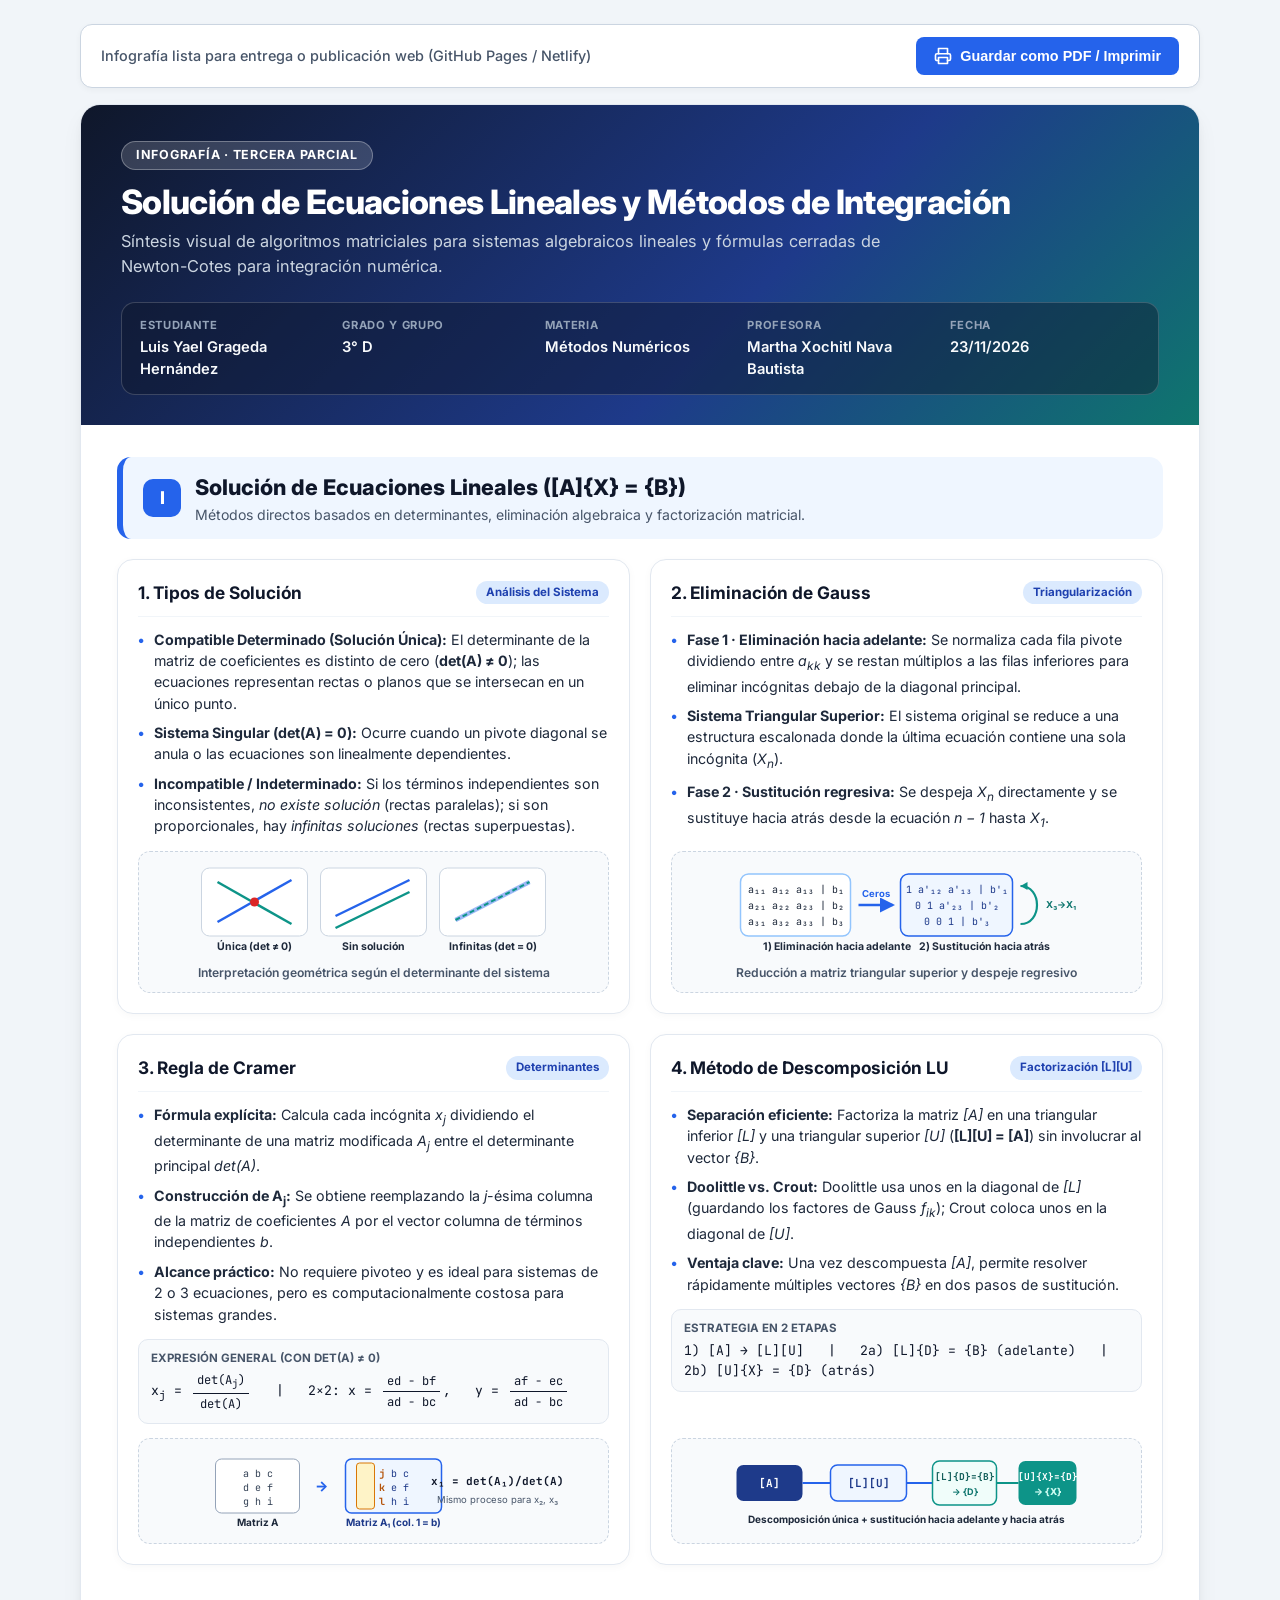
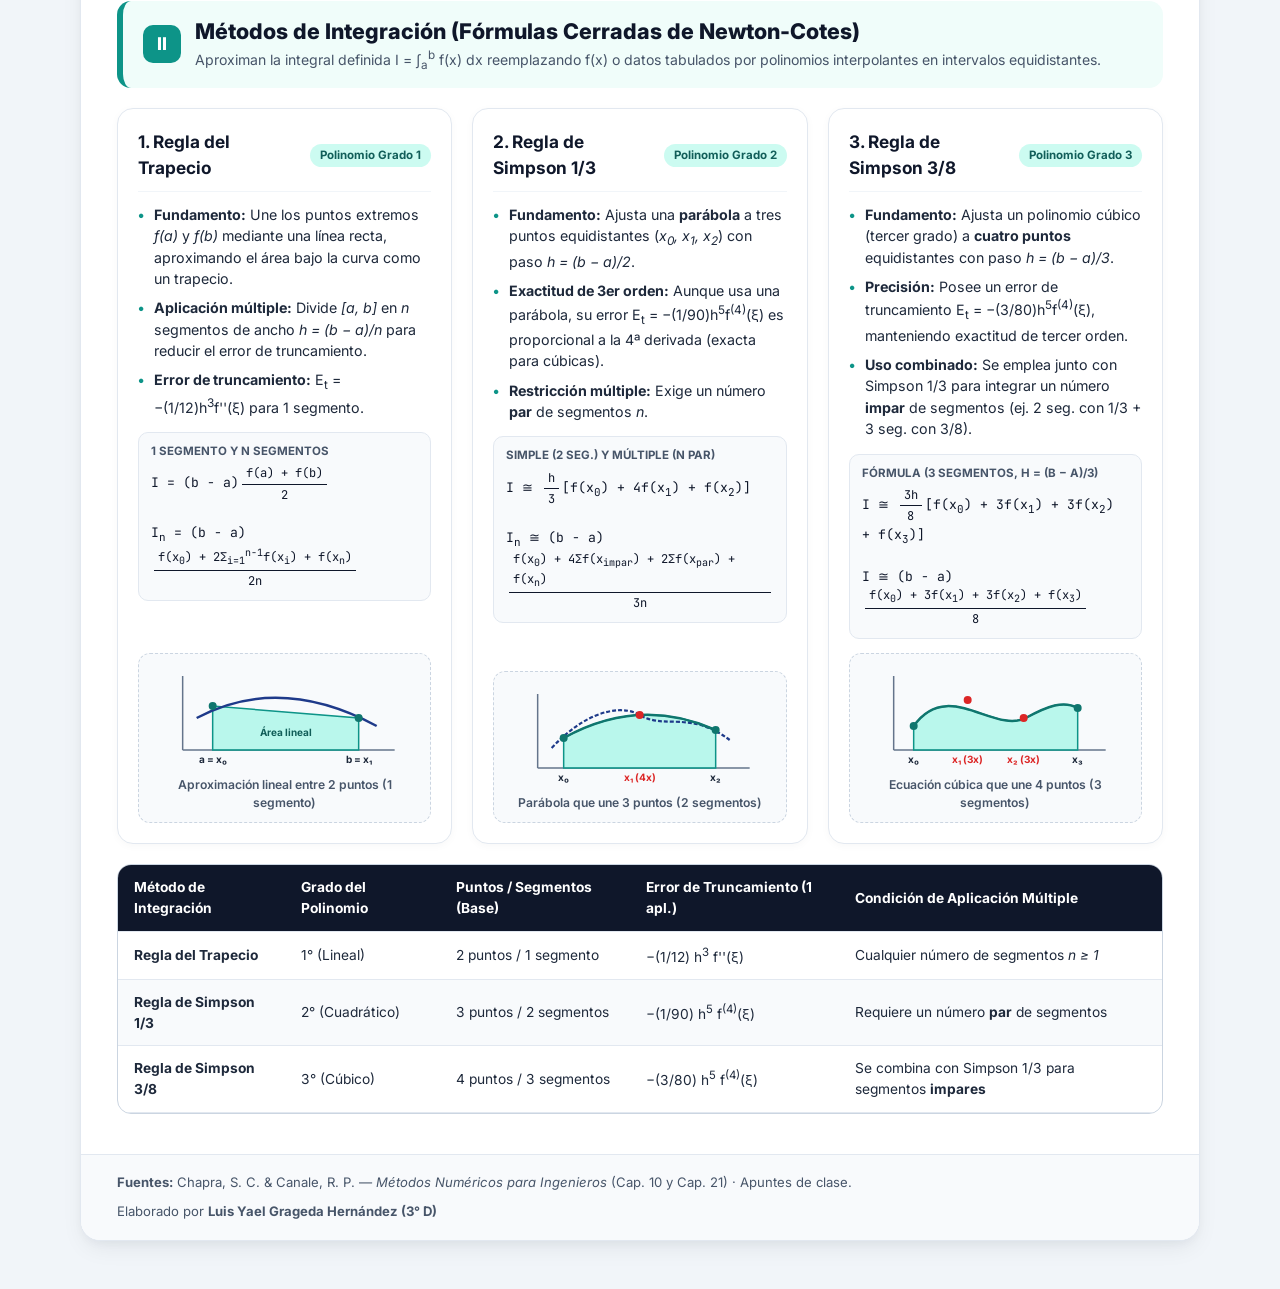
<file: index.html>
<!DOCTYPE html>
<html lang="es">
<head>
  <meta charset="UTF-8" />
  <meta name="viewport" content="width=device-width, initial-scale=1.0" />
  <title>Infografía 3ra Parcial - Métodos Numéricos | Luis Yael Grageda Hernández</title>
  <link rel="preconnect" href="https://fonts.googleapis.com">
  <link rel="preconnect" href="https://fonts.gstatic.com" crossorigin>
  <link href="https://fonts.googleapis.com/css2?family=Inter:wght@400;500;600;700;800&family=JetBrains+Mono:wght@500;600&display=swap" rel="stylesheet">
  <style>
    :root {
      --bg-page: #f1f5f9;
      --bg-card: #ffffff;
      --primary: #0f172a;
      --accent-blue: #2563eb;
      --accent-blue-soft: #eff6ff;
      --accent-teal: #0d9488;
      --accent-teal-soft: #f0fdfa;
      --accent-amber: #d97706;
      --text-main: #1e293b;
      --text-muted: #475569;
      --border: #cbd5e1;
      --shadow: 0 10px 25px -5px rgba(15, 23, 42, 0.08), 0 4px 10px -2px rgba(15, 23, 42, 0.04);
    }

    * {
      box-sizing: border-box;
      margin: 0;
      padding: 0;
    }

    body {
      font-family: 'Inter', -apple-system, BlinkMacSystemFont, 'Segoe UI', Roboto, sans-serif;
      background-color: var(--bg-page);
      color: var(--text-main);
      line-height: 1.5;
      padding: 24px 16px 48px;
      -webkit-print-color-adjust: exact !important;
      print-color-adjust: exact !important;
    }

    .toolbar {
      max-width: 1120px;
      margin: 0 auto 16px;
      display: flex;
      justify-content: space-between;
      align-items: center;
      flex-wrap: wrap;
      gap: 12px;
      background: #ffffff;
      padding: 12px 20px;
      border-radius: 12px;
      border: 1px solid var(--border);
      box-shadow: 0 2px 6px rgba(0,0,0,0.04);
    }

    .toolbar span {
      font-size: 0.9rem;
      color: var(--text-muted);
      font-weight: 500;
    }

    .btn-print {
      background: var(--accent-blue);
      color: #ffffff;
      border: none;
      padding: 10px 18px;
      border-radius: 8px;
      font-weight: 600;
      font-size: 0.9rem;
      cursor: pointer;
      display: inline-flex;
      align-items: center;
      gap: 8px;
      transition: background 0.2s ease;
    }

    .btn-print:hover {
      background: #1d4ed8;
    }

    .infographic {
      max-width: 1120px;
      margin: 0 auto;
      background: var(--bg-card);
      border-radius: 20px;
      overflow: hidden;
      box-shadow: var(--shadow);
      border: 1px solid #e2e8f0;
    }

    /* Header */
    .header {
      background: linear-gradient(135deg, #0f172a 0%, #1e3a8a 60%, #0f766e 100%);
      color: #ffffff;
      padding: 36px 40px 30px;
      position: relative;
    }

    .badge {
      display: inline-block;
      background: rgba(255, 255, 255, 0.16);
      border: 1px solid rgba(255, 255, 255, 0.3);
      padding: 4px 14px;
      border-radius: 999px;
      font-size: 0.78rem;
      font-weight: 700;
      letter-spacing: 0.06em;
      text-transform: uppercase;
      margin-bottom: 12px;
    }

    .header h1 {
      font-size: 2.1rem;
      font-weight: 800;
      letter-spacing: -0.02em;
      line-height: 1.18;
      margin-bottom: 8px;
    }

    .header p.subtitle {
      font-size: 1.02rem;
      color: #cbd5e1;
      max-width: 780px;
      margin-bottom: 24px;
    }

    .meta-grid {
      display: grid;
      grid-template-columns: repeat(auto-fit, minmax(190px, 1fr));
      gap: 12px;
      background: rgba(15, 23, 42, 0.45);
      border: 1px solid rgba(255, 255, 255, 0.18);
      border-radius: 14px;
      padding: 14px 18px;
    }

    .meta-item {
      display: flex;
      flex-direction: column;
    }

    .meta-label {
      font-size: 0.7rem;
      text-transform: uppercase;
      letter-spacing: 0.06em;
      color: #94a3b8;
      font-weight: 700;
    }

    .meta-value {
      font-size: 0.92rem;
      font-weight: 600;
      color: #f8fafc;
      margin-top: 2px;
    }

    /* Sections */
    .content {
      padding: 32px 36px 40px;
      display: flex;
      flex-direction: column;
      gap: 36px;
    }

    .unit-banner {
      display: flex;
      align-items: center;
      gap: 14px;
      padding: 14px 20px;
      border-radius: 14px;
      margin-bottom: 20px;
    }

    .unit-banner.blue {
      background: var(--accent-blue-soft);
      border-left: 6px solid var(--accent-blue);
    }

    .unit-banner.teal {
      background: var(--accent-teal-soft);
      border-left: 6px solid var(--accent-teal);
    }

    .unit-number {
      width: 38px;
      height: 38px;
      border-radius: 10px;
      display: flex;
      align-items: center;
      justify-content: center;
      font-weight: 800;
      font-size: 1.1rem;
      color: #ffffff;
      flex-shrink: 0;
    }

    .unit-banner.blue .unit-number { background: var(--accent-blue); }
    .unit-banner.teal .unit-number { background: var(--accent-teal); }

    .unit-banner h2 {
      font-size: 1.35rem;
      font-weight: 800;
      color: var(--primary);
    }

    .unit-banner p {
      font-size: 0.88rem;
      color: var(--text-muted);
    }

    .grid-2 {
      display: grid;
      grid-template-columns: repeat(2, 1fr);
      gap: 20px;
    }

    .grid-3 {
      display: grid;
      grid-template-columns: repeat(3, 1fr);
      gap: 20px;
    }

    .card {
      background: #ffffff;
      border: 1px solid #e2e8f0;
      border-radius: 16px;
      padding: 20px;
      display: flex;
      flex-direction: column;
      justify-content: space-between;
      box-shadow: 0 2px 8px rgba(15, 23, 42, 0.03);
    }

    .card-header {
      display: flex;
      align-items: center;
      justify-content: space-between;
      gap: 10px;
      margin-bottom: 12px;
      padding-bottom: 10px;
      border-bottom: 1px solid #f1f5f9;
    }

    .card-title {
      font-size: 1.08rem;
      font-weight: 700;
      color: var(--primary);
    }

    .tag {
      font-size: 0.72rem;
      font-weight: 700;
      padding: 3px 10px;
      border-radius: 999px;
      white-space: nowrap;
    }

    .tag-blue { background: #dbeafe; color: #1e40af; }
    .tag-teal { background: #ccfbf1; color: #115e59; }
    .tag-amber { background: #fef3c7; color: #92400e; }

    .card ul {
      list-style: none;
      display: flex;
      flex-direction: column;
      gap: 8px;
      font-size: 0.89rem;
      color: var(--text-main);
      margin-bottom: 14px;
    }

    .card ul li {
      padding-left: 16px;
      position: relative;
    }

    .card ul li::before {
      content: "•";
      position: absolute;
      left: 0;
      font-weight: 800;
      color: var(--accent-blue);
    }

    .teal-list li::before {
      color: var(--accent-teal) !important;
    }

    .formula-box {
      background: #f8fafc;
      border: 1px solid #e2e8f0;
      border-radius: 10px;
      padding: 10px 12px;
      font-family: 'JetBrains Mono', monospace;
      font-size: 0.82rem;
      color: #0f172a;
      margin-bottom: 14px;
      overflow-x: auto;
    }

    .formula-label {
      display: block;
      font-family: 'Inter', sans-serif;
      font-size: 0.72rem;
      font-weight: 700;
      text-transform: uppercase;
      color: var(--text-muted);
      margin-bottom: 4px;
    }

    .frac {
      display: inline-flex;
      flex-direction: column;
      align-items: center;
      vertical-align: middle;
      margin: 0 3px;
      font-size: 0.92em;
    }

    .frac > span:first-child {
      border-bottom: 1.5px solid #0f172a;
      padding: 0 4px 1px;
    }

    .frac > span:last-child {
      padding: 1px 4px 0;
    }

    .diagram-box {
      background: #f8fafc;
      border: 1px dashed #cbd5e1;
      border-radius: 12px;
      padding: 10px;
      display: flex;
      flex-direction: column;
      align-items: center;
      justify-content: center;
    }

    .diagram-caption {
      font-size: 0.76rem;
      color: var(--text-muted);
      font-weight: 600;
      margin-top: 6px;
      text-align: center;
    }

    /* Comparison Table */
    .table-wrapper {
      margin-top: 20px;
      border-radius: 14px;
      overflow: hidden;
      border: 1px solid #cbd5e1;
    }

    table {
      width: 100%;
      border-collapse: collapse;
      font-size: 0.86rem;
      text-align: left;
    }

    thead {
      background: #0f172a;
      color: #ffffff;
    }

    th, td {
      padding: 12px 16px;
      border-bottom: 1px solid #e2e8f0;
    }

    tbody tr:nth-child(even) {
      background: #f8fafc;
    }

    .footer {
      background: #f8fafc;
      border-top: 1px solid #e2e8f0;
      padding: 18px 36px;
      display: flex;
      justify-content: space-between;
      align-items: center;
      flex-wrap: wrap;
      gap: 10px;
      font-size: 0.82rem;
      color: var(--text-muted);
    }

    @media (max-width: 900px) {
      .grid-2, .grid-3 {
        grid-template-columns: 1fr;
      }
      .header {
        padding: 28px 24px;
      }
      .content {
        padding: 24px 20px;
      }
    }

    @media print {
      body {
        background: #ffffff;
        padding: 0;
      }
      .toolbar {
        display: none !important;
      }
      .infographic {
        box-shadow: none;
        border: none;
        border-radius: 0;
      }
    }
  </style>
</head>
<body>

  <div class="toolbar">
    <span>Infografía lista para entrega o publicación web (GitHub Pages / Netlify)</span>
    <button class="btn-print" onclick="window.print()">
      <svg width="18" height="18" viewBox="0 0 24 24" fill="none" stroke="currentColor" stroke-width="2.2" stroke-linecap="round" stroke-linejoin="round"><polyline points="6 9 6 2 18 2 18 9"></polyline><path d="M6 18H4a2 2 0 0 1-2-2v-5a2 2 0 0 1 2-2h16a2 2 0 0 1 2 2v5a2 2 0 0 1-2 2h-2"></path><rect x="6" y="14" width="12" height="8"></rect></svg>
      Guardar como PDF / Imprimir
    </button>
  </div>

  <main class="infographic">
    <!-- ENCABEZADO -->
    <header class="header">
      <div class="badge">Infografía · Tercera Parcial</div>
      <h1>Solución de Ecuaciones Lineales y Métodos de Integración</h1>
      <p class="subtitle">Síntesis visual de algoritmos matriciales para sistemas algebraicos lineales y fórmulas cerradas de Newton-Cotes para integración numérica.</p>

      <div class="meta-grid">
        <div class="meta-item">
          <span class="meta-label">Estudiante</span>
          <span class="meta-value">Luis Yael Grageda Hernández</span>
        </div>
        <div class="meta-item">
          <span class="meta-label">Grado y Grupo</span>
          <span class="meta-value">3° D</span>
        </div>
        <div class="meta-item">
          <span class="meta-label">Materia</span>
          <span class="meta-value">Métodos Numéricos</span>
        </div>
        <div class="meta-item">
          <span class="meta-label">Profesora</span>
          <span class="meta-value">Martha Xochitl Nava Bautista</span>
        </div>
        <div class="meta-item">
          <span class="meta-label">Fecha</span>
          <span class="meta-value">23/11/2026</span>
        </div>
      </div>
    </header>

    <div class="content">
      <!-- UNIDAD 1 -->
      <section>
        <div class="unit-banner blue">
          <div class="unit-number">I</div>
          <div>
            <h2>Solución de Ecuaciones Lineales ([A]{X} = {B})</h2>
            <p>Métodos directos basados en determinantes, eliminación algebraica y factorización matricial.</p>
          </div>
        </div>

        <div class="grid-2">
          <!-- 1. Tipos de solución -->
          <article class="card">
            <div>
              <div class="card-header">
                <h3 class="card-title">1. Tipos de Solución</h3>
                <span class="tag tag-blue">Análisis del Sistema</span>
              </div>
              <ul>
                <li><strong>Compatible Determinado (Solución Única):</strong> El determinante de la matriz de coeficientes es distinto de cero (<strong>det(A) &ne; 0</strong>); las ecuaciones representan rectas o planos que se intersecan en un único punto.</li>
                <li><strong>Sistema Singular (det(A) = 0):</strong> Ocurre cuando un pivote diagonal se anula o las ecuaciones son linealmente dependientes.</li>
                <li><strong>Incompatible / Indeterminado:</strong> Si los términos independientes son inconsistentes, <em>no existe solución</em> (rectas paralelas); si son proporcionales, hay <em>infinitas soluciones</em> (rectas superpuestas).</li>
              </ul>
            </div>
            <div class="diagram-box">
              <svg width="100%" height="96" viewBox="0 0 360 96" aria-label="Tipos de solución de sistemas lineales">
                <!-- Única -->
                <rect x="8" y="6" width="106" height="68" rx="8" fill="#ffffff" stroke="#cbd5e1"/>
                <line x1="24" y1="60" x2="98" y2="18" stroke="#2563eb" stroke-width="2.5"/>
                <line x1="24" y1="20" x2="98" y2="62" stroke="#0d9488" stroke-width="2.5"/>
                <circle cx="61" cy="40" r="4.5" fill="#dc2626"/>
                <text x="61" y="88" font-size="10.5" font-weight="700" text-anchor="middle" fill="#1e293b">Única (det &ne; 0)</text>

                <!-- Sin solución -->
                <rect x="127" y="6" width="106" height="68" rx="8" fill="#ffffff" stroke="#cbd5e1"/>
                <line x1="142" y1="54" x2="216" y2="18" stroke="#2563eb" stroke-width="2.5"/>
                <line x1="142" y1="66" x2="216" y2="30" stroke="#0d9488" stroke-width="2.5"/>
                <text x="180" y="88" font-size="10.5" font-weight="700" text-anchor="middle" fill="#1e293b">Sin solución</text>

                <!-- Infinitas -->
                <rect x="246" y="6" width="106" height="68" rx="8" fill="#ffffff" stroke="#cbd5e1"/>
                <line x1="262" y1="58" x2="336" y2="20" stroke="#2563eb" stroke-width="4.5" stroke-opacity="0.45"/>
                <line x1="262" y1="58" x2="336" y2="20" stroke="#0d9488" stroke-width="2" stroke-dasharray="5,3"/>
                <text x="299" y="88" font-size="10.5" font-weight="700" text-anchor="middle" fill="#1e293b">Infinitas (det = 0)</text>
              </svg>
              <span class="diagram-caption">Interpretación geométrica según el determinante del sistema</span>
            </div>
          </article>

          <!-- 2. Eliminación de Gauss -->
          <article class="card">
            <div>
              <div class="card-header">
                <h3 class="card-title">2. Eliminación de Gauss</h3>
                <span class="tag tag-blue">Triangularización</span>
              </div>
              <ul>
                <li><strong>Fase 1 · Eliminación hacia adelante:</strong> Se normaliza cada fila pivote dividiendo entre <em>a<sub>kk</sub></em> y se restan múltiplos a las filas inferiores para eliminar incógnitas debajo de la diagonal principal.</li>
                <li><strong>Sistema Triangular Superior:</strong> El sistema original se reduce a una estructura escalonada donde la última ecuación contiene una sola incógnita (<em>X<sub>n</sub></em>).</li>
                <li><strong>Fase 2 · Sustitución regresiva:</strong> Se despeja <em>X<sub>n</sub></em> directamente y se sustituye hacia atrás desde la ecuación <em>n &minus; 1</em> hasta <em>X<sub>1</sub></em>.</li>
              </ul>
            </div>
            <div class="diagram-box">
              <svg width="100%" height="96" viewBox="0 0 360 96" aria-label="Proceso de eliminación de Gauss">
                <!-- Matriz completa -->
                <rect x="14" y="12" width="110" height="62" rx="8" fill="#ffffff" stroke="#93c5fd" stroke-width="1.5"/>
                <text x="69" y="31" font-family="JetBrains Mono" font-size="10" text-anchor="middle" fill="#1e293b">a₁₁ a₁₂ a₁₃ | b₁</text>
                <text x="69" y="47" font-family="JetBrains Mono" font-size="10" text-anchor="middle" fill="#1e293b">a₂₁ a₂₂ a₂₃ | b₂</text>
                <text x="69" y="63" font-family="JetBrains Mono" font-size="10" text-anchor="middle" fill="#1e293b">a₃₁ a₃₂ a₃₃ | b₃</text>

                <!-- Flecha -->
                <path d="M132 43 L166 43" stroke="#2563eb" stroke-width="2.5" marker-end="url(#arrowBlue)"/>
                <text x="149" y="35" font-size="9.5" font-weight="700" text-anchor="middle" fill="#2563eb">Ceros</text>

                <!-- Triangular superior -->
                <rect x="174" y="12" width="112" height="62" rx="8" fill="#eff6ff" stroke="#2563eb" stroke-width="1.5"/>
                <text x="230" y="31" font-family="JetBrains Mono" font-size="10" text-anchor="middle" fill="#1e3a8a">1  a'₁₂ a'₁₃ | b'₁</text>
                <text x="230" y="47" font-family="JetBrains Mono" font-size="10" text-anchor="middle" fill="#1e3a8a">0   1   a'₂₃ | b'₂</text>
                <text x="230" y="63" font-family="JetBrains Mono" font-size="10" text-anchor="middle" fill="#1e3a8a">0   0    1   | b'₃</text>

                <!-- Sustitución hacia atrás -->
                <path d="M294 62 C316 62, 316 24, 294 24" fill="none" stroke="#0d9488" stroke-width="2.2"/>
                <polygon points="294,24 301,20 301,28" fill="#0d9488"/>
                <text x="334" y="46" font-size="9.5" font-weight="700" text-anchor="middle" fill="#0f766e">X₃→X₁</text>

                <text x="180" y="88" font-size="10.5" font-weight="700" text-anchor="middle" fill="#1e293b">1) Eliminación hacia adelante &nbsp;&nbsp; 2) Sustitución hacia atrás</text>
                <defs>
                  <marker id="arrowBlue" markerWidth="6" markerHeight="6" refX="5" refY="3" orient="auto">
                    <path d="M0,0 L6,3 L0,6 Z" fill="#2563eb"/>
                  </marker>
                </defs>
              </svg>
              <span class="diagram-caption">Reducción a matriz triangular superior y despeje regresivo</span>
            </div>
          </article>

          <!-- 3. Regla de Cramer -->
          <article class="card">
            <div>
              <div class="card-header">
                <h3 class="card-title">3. Regla de Cramer</h3>
                <span class="tag tag-blue">Determinantes</span>
              </div>
              <ul>
                <li><strong>Fórmula explícita:</strong> Calcula cada incógnita <em>x<sub>j</sub></em> dividiendo el determinante de una matriz modificada <em>A<sub>j</sub></em> entre el determinante principal <em>det(A)</em>.</li>
                <li><strong>Construcción de A<sub>j</sub>:</strong> Se obtiene reemplazando la <em>j</em>-ésima columna de la matriz de coeficientes <em>A</em> por el vector columna de términos independientes <em>b</em>.</li>
                <li><strong>Alcance práctico:</strong> No requiere pivoteo y es ideal para sistemas de 2 o 3 ecuaciones, pero es computacionalmente costosa para sistemas grandes.</li>
              </ul>
              <div class="formula-box">
                <span class="formula-label">Expresión General (con det(A) &ne; 0)</span>
                x<sub>j</sub> = <span class="frac"><span>det(A<sub>j</sub>)</span><span>det(A)</span></span> &nbsp;&nbsp;|&nbsp;&nbsp; 2&times;2: x = <span class="frac"><span>ed &minus; bf</span><span>ad &minus; bc</span></span>, &nbsp; y = <span class="frac"><span>af &minus; ec</span><span>ad &minus; bc</span></span>
              </div>
            </div>
            <div class="diagram-box">
              <svg width="100%" height="84" viewBox="0 0 360 84" aria-label="Reemplazo de columna en Regla de Cramer">
                <rect x="22" y="10" width="84" height="54" rx="6" fill="#ffffff" stroke="#94a3b8"/>
                <text x="64" y="28" font-family="JetBrains Mono" font-size="10" text-anchor="middle" fill="#334155">a  b  c</text>
                <text x="64" y="42" font-family="JetBrains Mono" font-size="10" text-anchor="middle" fill="#334155">d  e  f</text>
                <text x="64" y="56" font-family="JetBrains Mono" font-size="10" text-anchor="middle" fill="#334155">g  h  i</text>
                <text x="64" y="77" font-size="10" font-weight="700" text-anchor="middle" fill="#1e293b">Matriz A</text>

                <text x="128" y="42" font-size="14" font-weight="800" text-anchor="middle" fill="#2563eb">&rarr;</text>

                <rect x="152" y="10" width="96" height="54" rx="6" fill="#eff6ff" stroke="#2563eb" stroke-width="1.5"/>
                <rect x="163" y="14" width="18" height="46" rx="3" fill="#fef3c7" stroke="#d97706"/>
                <text x="200" y="28" font-family="JetBrains Mono" font-size="10" text-anchor="middle" fill="#1e3a8a"><tspan fill="#b45309" font-weight="700">j</tspan>  b  c</text>
                <text x="200" y="42" font-family="JetBrains Mono" font-size="10" text-anchor="middle" fill="#1e3a8a"><tspan fill="#b45309" font-weight="700">k</tspan>  e  f</text>
                <text x="200" y="56" font-family="JetBrains Mono" font-size="10" text-anchor="middle" fill="#1e3a8a"><tspan fill="#b45309" font-weight="700">l</tspan>  h  i</text>
                <text x="200" y="77" font-size="10" font-weight="700" text-anchor="middle" fill="#1e3a8a">Matriz A₁ (col. 1 = b)</text>

                <text x="304" y="36" font-family="JetBrains Mono" font-size="11" font-weight="700" text-anchor="middle" fill="#0f172a">x₁ = det(A₁)/det(A)</text>
                <text x="304" y="54" font-size="9.5" text-anchor="middle" fill="#475569">Mismo proceso para x₂, x₃</text>
              </svg>
            </div>
          </article>

          <!-- 4. Método LU -->
          <article class="card">
            <div>
              <div class="card-header">
                <h3 class="card-title">4. Método de Descomposición LU</h3>
                <span class="tag tag-blue">Factorización [L][U]</span>
              </div>
              <ul>
                <li><strong>Separación eficiente:</strong> Factoriza la matriz <em>[A]</em> en una triangular inferior <em>[L]</em> y una triangular superior <em>[U]</em> (<strong>[L][U] = [A]</strong>) sin involucrar al vector <em>{B}</em>.</li>
                <li><strong>Doolittle vs. Crout:</strong> Doolittle usa unos en la diagonal de <em>[L]</em> (guardando los factores de Gauss <em>f<sub>ik</sub></em>); Crout coloca unos en la diagonal de <em>[U]</em>.</li>
                <li><strong>Ventaja clave:</strong> Una vez descompuesta <em>[A]</em>, permite resolver rápidamente múltiples vectores <em>{B}</em> en dos pasos de sustitución.</li>
              </ul>
              <div class="formula-box">
                <span class="formula-label">Estrategia en 2 Etapas</span>
                1) [A] &rarr; [L][U] &nbsp;&nbsp;|&nbsp;&nbsp; 2a) [L]{D} = {B} (adelante) &nbsp;&nbsp;|&nbsp;&nbsp; 2b) [U]{X} = {D} (atrás)
              </div>
            </div>
            <div class="diagram-box">
              <svg width="100%" height="84" viewBox="0 0 360 84" aria-label="Flujo de descomposición LU">
                <rect x="10" y="16" width="66" height="36" rx="7" fill="#1e3a8a"/>
                <text x="43" y="38" font-family="JetBrains Mono" font-size="11" font-weight="700" text-anchor="middle" fill="#ffffff">[A]</text>

                <path d="M76 34 L104 34" stroke="#2563eb" stroke-width="2"/>
                <rect x="104" y="16" width="76" height="36" rx="7" fill="#eff6ff" stroke="#2563eb" stroke-width="1.5"/>
                <text x="142" y="38" font-family="JetBrains Mono" font-size="11" font-weight="700" text-anchor="middle" fill="#1e3a8a">[L][U]</text>

                <path d="M180 34 L206 34" stroke="#2563eb" stroke-width="2"/>
                <rect x="206" y="12" width="64" height="44" rx="7" fill="#f0fdfa" stroke="#0d9488" stroke-width="1.5"/>
                <text x="238" y="31" font-family="JetBrains Mono" font-size="9.5" font-weight="700" text-anchor="middle" fill="#115e59">[L]{D}={B}</text>
                <text x="238" y="46" font-size="9" font-weight="700" text-anchor="middle" fill="#0f766e">&rarr; {D}</text>

                <path d="M270 34 L292 34" stroke="#0d9488" stroke-width="2"/>
                <rect x="292" y="12" width="58" height="44" rx="7" fill="#0d9488"/>
                <text x="321" y="31" font-family="JetBrains Mono" font-size="9.5" font-weight="700" text-anchor="middle" fill="#ffffff">[U]{X}={D}</text>
                <text x="321" y="46" font-size="9.5" font-weight="800" text-anchor="middle" fill="#ccfbf1">&rarr; {X}</text>

                <text x="180" y="74" font-size="10" font-weight="700" text-anchor="middle" fill="#1e293b">Descomposición única + sustitución hacia adelante y hacia atrás</text>
              </svg>
            </div>
          </article>
        </div>
      </section>

      <!-- UNIDAD 2 -->
      <section>
        <div class="unit-banner teal">
          <div class="unit-number">II</div>
          <div>
            <h2>Métodos de Integración (Fórmulas Cerradas de Newton-Cotes)</h2>
            <p>Aproximan la integral definida I = &int;<sub>a</sub><sup>b</sup> f(x) dx reemplazando f(x) o datos tabulados por polinomios interpolantes en intervalos equidistantes.</p>
          </div>
        </div>

        <div class="grid-3">
          <!-- 1. Regla del Trapecio -->
          <article class="card">
            <div>
              <div class="card-header">
                <h3 class="card-title">1. Regla del Trapecio</h3>
                <span class="tag tag-teal">Polinomio Grado 1</span>
              </div>
              <ul class="teal-list">
                <li><strong>Fundamento:</strong> Une los puntos extremos <em>f(a)</em> y <em>f(b)</em> mediante una línea recta, aproximando el área bajo la curva como un trapecio.</li>
                <li><strong>Aplicación múltiple:</strong> Divide <em>[a, b]</em> en <em>n</em> segmentos de ancho <em>h = (b &minus; a)/n</em> para reducir el error de truncamiento.</li>
                <li><strong>Error de truncamiento:</strong> E<sub>t</sub> = &minus;(1/12)h<sup>3</sup>f''(&xi;) para 1 segmento.</li>
              </ul>
              <div class="formula-box">
                <span class="formula-label">1 Segmento y n Segmentos</span>
                I = (b &minus; a)<span class="frac"><span>f(a) + f(b)</span><span>2</span></span><br><br>
                I<sub>n</sub> = (b &minus; a)<span class="frac"><span>f(x<sub>0</sub>) + 2&Sigma;<sub>i=1</sub><sup>n&minus;1</sup>f(x<sub>i</sub>) + f(x<sub>n</sub>)</span><span>2n</span></span>
              </div>
            </div>
            <div class="diagram-box">
              <svg width="100%" height="106" viewBox="0 0 260 106" aria-label="Gráfica de la Regla del Trapecio">
                <!-- Ejes -->
                <line x1="28" y1="86" x2="240" y2="86" stroke="#64748b" stroke-width="1.5"/>
                <line x1="28" y1="12" x2="28" y2="86" stroke="#64748b" stroke-width="1.5"/>
                <!-- Área trapecio -->
                <polygon points="58,86 58,42 204,54 204,86" fill="#99f6e4" fill-opacity="0.65" stroke="#0d9488" stroke-width="1.5"/>
                <!-- Curva real -->
                <path d="M 42 54 Q 125 10, 222 62" fill="none" stroke="#1e3a8a" stroke-width="2.5"/>
                <!-- Puntos -->
                <circle cx="58" cy="42" r="4" fill="#0f766e"/>
                <circle cx="204" cy="54" r="4" fill="#0f766e"/>
                <text x="58" y="99" font-size="10" font-weight="700" text-anchor="middle" fill="#1e293b">a = x₀</text>
                <text x="204" y="99" font-size="10" font-weight="700" text-anchor="middle" fill="#1e293b">b = x₁</text>
                <text x="131" y="72" font-size="10" font-weight="700" text-anchor="middle" fill="#115e59">Área lineal</text>
              </svg>
              <span class="diagram-caption">Aproximación lineal entre 2 puntos (1 segmento)</span>
            </div>
          </article>

          <!-- 2. Regla de Simpson 1/3 -->
          <article class="card">
            <div>
              <div class="card-header">
                <h3 class="card-title">2. Regla de Simpson 1/3</h3>
                <span class="tag tag-teal">Polinomio Grado 2</span>
              </div>
              <ul class="teal-list">
                <li><strong>Fundamento:</strong> Ajusta una <strong>parábola</strong> a tres puntos equidistantes (<em>x<sub>0</sub>, x<sub>1</sub>, x<sub>2</sub></em>) con paso <em>h = (b &minus; a)/2</em>.</li>
                <li><strong>Exactitud de 3er orden:</strong> Aunque usa una parábola, su error E<sub>t</sub> = &minus;(1/90)h<sup>5</sup>f<sup>(4)</sup>(&xi;) es proporcional a la 4ª derivada (exacta para cúbicas).</li>
                <li><strong>Restricción múltiple:</strong> Exige un número <strong>par</strong> de segmentos <em>n</em>.</li>
              </ul>
              <div class="formula-box">
                <span class="formula-label">Simple (2 seg.) y Múltiple (n par)</span>
                I &cong; <span class="frac"><span>h</span><span>3</span></span>[f(x<sub>0</sub>) + 4f(x<sub>1</sub>) + f(x<sub>2</sub>)]<br><br>
                I<sub>n</sub> &cong; (b &minus; a)<span class="frac"><span>f(x<sub>0</sub>) + 4&Sigma;f(x<sub>impar</sub>) + 2&Sigma;f(x<sub>par</sub>) + f(x<sub>n</sub>)</span><span>3n</span></span>
              </div>
            </div>
            <div class="diagram-box">
              <svg width="100%" height="106" viewBox="0 0 260 106" aria-label="Gráfica de la Regla de Simpson 1/3">
                <line x1="28" y1="86" x2="240" y2="86" stroke="#64748b" stroke-width="1.5"/>
                <line x1="28" y1="12" x2="28" y2="86" stroke="#64748b" stroke-width="1.5"/>
                <!-- Área parabólica -->
                <path d="M 54 86 L 54 56 Q 130 14, 206 48 L 206 86 Z" fill="#99f6e4" fill-opacity="0.65" stroke="#0d9488" stroke-width="1.5"/>
                <!-- Curva real -->
                <path d="M 42 66 C 85 20, 120 26, 130 33 C 155 48, 180 28, 220 58" fill="none" stroke="#1e3a8a" stroke-width="2.2" stroke-dasharray="4,2"/>
                <!-- Parábola -->
                <path d="M 54 56 Q 130 14, 206 48" fill="none" stroke="#0f766e" stroke-width="2.5"/>
                <!-- 3 Puntos -->
                <circle cx="54" cy="56" r="4" fill="#0f766e"/>
                <circle cx="130" cy="33" r="4" fill="#dc2626"/>
                <circle cx="206" cy="48" r="4" fill="#0f766e"/>
                <text x="54" y="99" font-size="10" font-weight="700" text-anchor="middle" fill="#1e293b">x₀</text>
                <text x="130" y="99" font-size="10" font-weight="700" text-anchor="middle" fill="#dc2626">x₁ (4x)</text>
                <text x="206" y="99" font-size="10" font-weight="700" text-anchor="middle" fill="#1e293b">x₂</text>
              </svg>
              <span class="diagram-caption">Parábola que une 3 puntos (2 segmentos)</span>
            </div>
          </article>

          <!-- 3. Regla de Simpson 3/8 -->
          <article class="card">
            <div>
              <div class="card-header">
                <h3 class="card-title">3. Regla de Simpson 3/8</h3>
                <span class="tag tag-teal">Polinomio Grado 3</span>
              </div>
              <ul class="teal-list">
                <li><strong>Fundamento:</strong> Ajusta un polinomio cúbico (tercer grado) a <strong>cuatro puntos</strong> equidistantes con paso <em>h = (b &minus; a)/3</em>.</li>
                <li><strong>Precisión:</strong> Posee un error de truncamiento E<sub>t</sub> = &minus;(3/80)h<sup>5</sup>f<sup>(4)</sup>(&xi;), manteniendo exactitud de tercer orden.</li>
                <li><strong>Uso combinado:</strong> Se emplea junto con Simpson 1/3 para integrar un número <strong>impar</strong> de segmentos (ej. 2 seg. con 1/3 + 3 seg. con 3/8).</li>
              </ul>
              <div class="formula-box">
                <span class="formula-label">Fórmula (3 Segmentos, h = (b &minus; a)/3)</span>
                I &cong; <span class="frac"><span>3h</span><span>8</span></span>[f(x<sub>0</sub>) + 3f(x<sub>1</sub>) + 3f(x<sub>2</sub>) + f(x<sub>3</sub>)]<br><br>
                I &cong; (b &minus; a)<span class="frac"><span>f(x<sub>0</sub>) + 3f(x<sub>1</sub>) + 3f(x<sub>2</sub>) + f(x<sub>3</sub>)</span><span>8</span></span>
              </div>
            </div>
            <div class="diagram-box">
              <svg width="100%" height="106" viewBox="0 0 260 106" aria-label="Gráfica de la Regla de Simpson 3/8">
                <line x1="28" y1="86" x2="240" y2="86" stroke="#64748b" stroke-width="1.5"/>
                <line x1="28" y1="12" x2="28" y2="86" stroke="#64748b" stroke-width="1.5"/>
                <!-- Área cúbica -->
                <path d="M 48 86 L 48 62 C 82 14, 128 70, 160 54 C 182 42, 198 36, 212 44 L 212 86 Z" fill="#99f6e4" fill-opacity="0.65" stroke="#0d9488" stroke-width="1.5"/>
                <!-- Curva cúbica -->
                <path d="M 48 62 C 82 14, 128 70, 160 54 C 182 42, 198 36, 212 44" fill="none" stroke="#0f766e" stroke-width="2.5"/>
                <!-- 4 Puntos -->
                <circle cx="48" cy="62" r="4" fill="#0f766e"/>
                <circle cx="102" cy="36" r="4" fill="#dc2626"/>
                <circle cx="158" cy="54" r="4" fill="#dc2626"/>
                <circle cx="212" cy="44" r="4" fill="#0f766e"/>
                <text x="48" y="99" font-size="10" font-weight="700" text-anchor="middle" fill="#1e293b">x₀</text>
                <text x="102" y="99" font-size="10" font-weight="700" text-anchor="middle" fill="#dc2626">x₁ (3x)</text>
                <text x="158" y="99" font-size="10" font-weight="700" text-anchor="middle" fill="#dc2626">x₂ (3x)</text>
                <text x="212" y="99" font-size="10" font-weight="700" text-anchor="middle" fill="#1e293b">x₃</text>
              </svg>
              <span class="diagram-caption">Ecuación cúbica que une 4 puntos (3 segmentos)</span>
            </div>
          </article>
        </div>

        <!-- Tabla comparativa de integración -->
        <div class="table-wrapper">
          <table>
            <thead>
              <tr>
                <th>Método de Integración</th>
                <th>Grado del Polinomio</th>
                <th>Puntos / Segmentos (Base)</th>
                <th>Error de Truncamiento (1 apl.)</th>
                <th>Condición de Aplicación Múltiple</th>
              </tr>
            </thead>
            <tbody>
              <tr>
                <td><strong>Regla del Trapecio</strong></td>
                <td>1° (Lineal)</td>
                <td>2 puntos / 1 segmento</td>
                <td>&minus;(1/12) h<sup>3</sup> f''(&xi;)</td>
                <td>Cualquier número de segmentos <em>n &ge; 1</em></td>
              </tr>
              <tr>
                <td><strong>Regla de Simpson 1/3</strong></td>
                <td>2° (Cuadrático)</td>
                <td>3 puntos / 2 segmentos</td>
                <td>&minus;(1/90) h<sup>5</sup> f<sup>(4)</sup>(&xi;)</td>
                <td>Requiere un número <strong>par</strong> de segmentos</td>
              </tr>
              <tr>
                <td><strong>Regla de Simpson 3/8</strong></td>
                <td>3° (Cúbico)</td>
                <td>4 puntos / 3 segmentos</td>
                <td>&minus;(3/80) h<sup>5</sup> f<sup>(4)</sup>(&xi;)</td>
                <td>Se combina con Simpson 1/3 para segmentos <strong>impares</strong></td>
              </tr>
            </tbody>
          </table>
        </div>
      </section>
    </div>

    <footer class="footer">
      <span><strong>Fuentes:</strong> Chapra, S. C. &amp; Canale, R. P. — <em>Métodos Numéricos para Ingenieros</em> (Cap. 10 y Cap. 21) · Apuntes de clase.</span>
      <span>Elaborado por <strong>Luis Yael Grageda Hernández (3° D)</strong></span>
    </footer>
  </main>

</body>
</html>
</file>
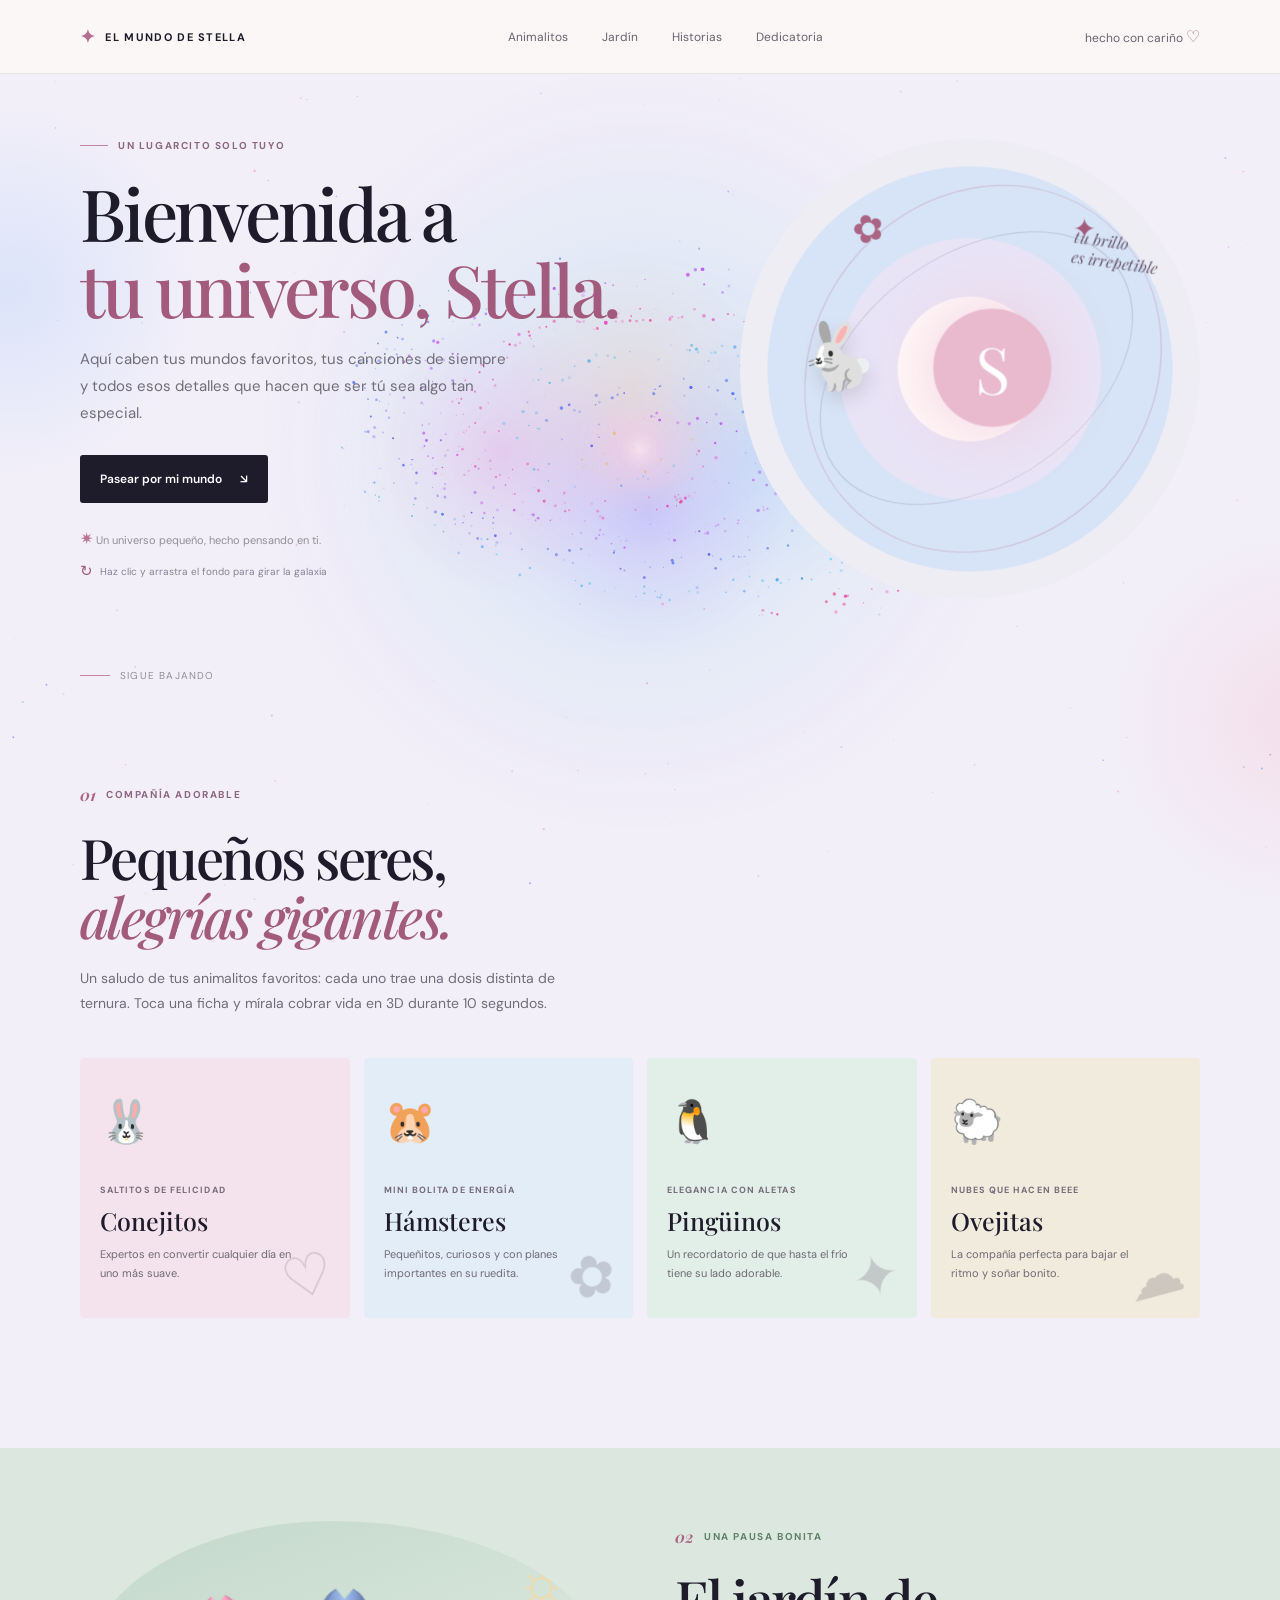
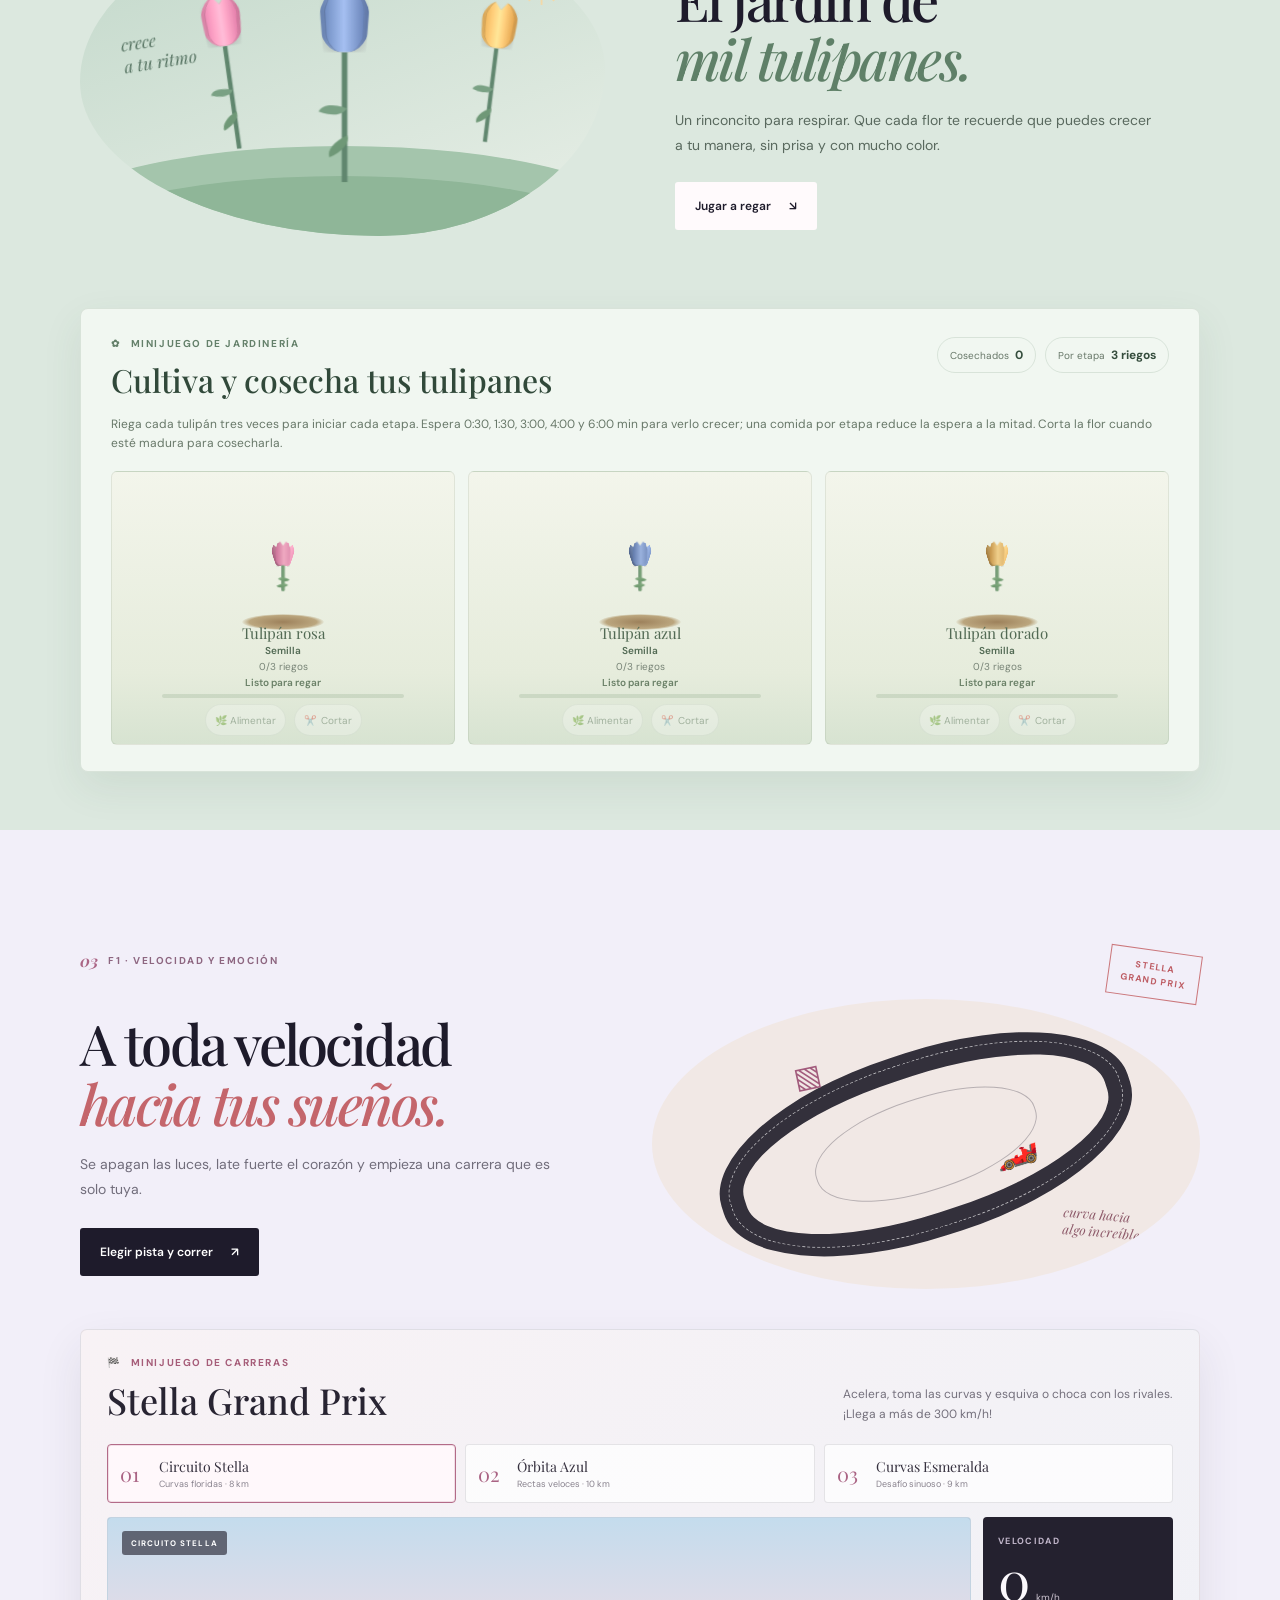
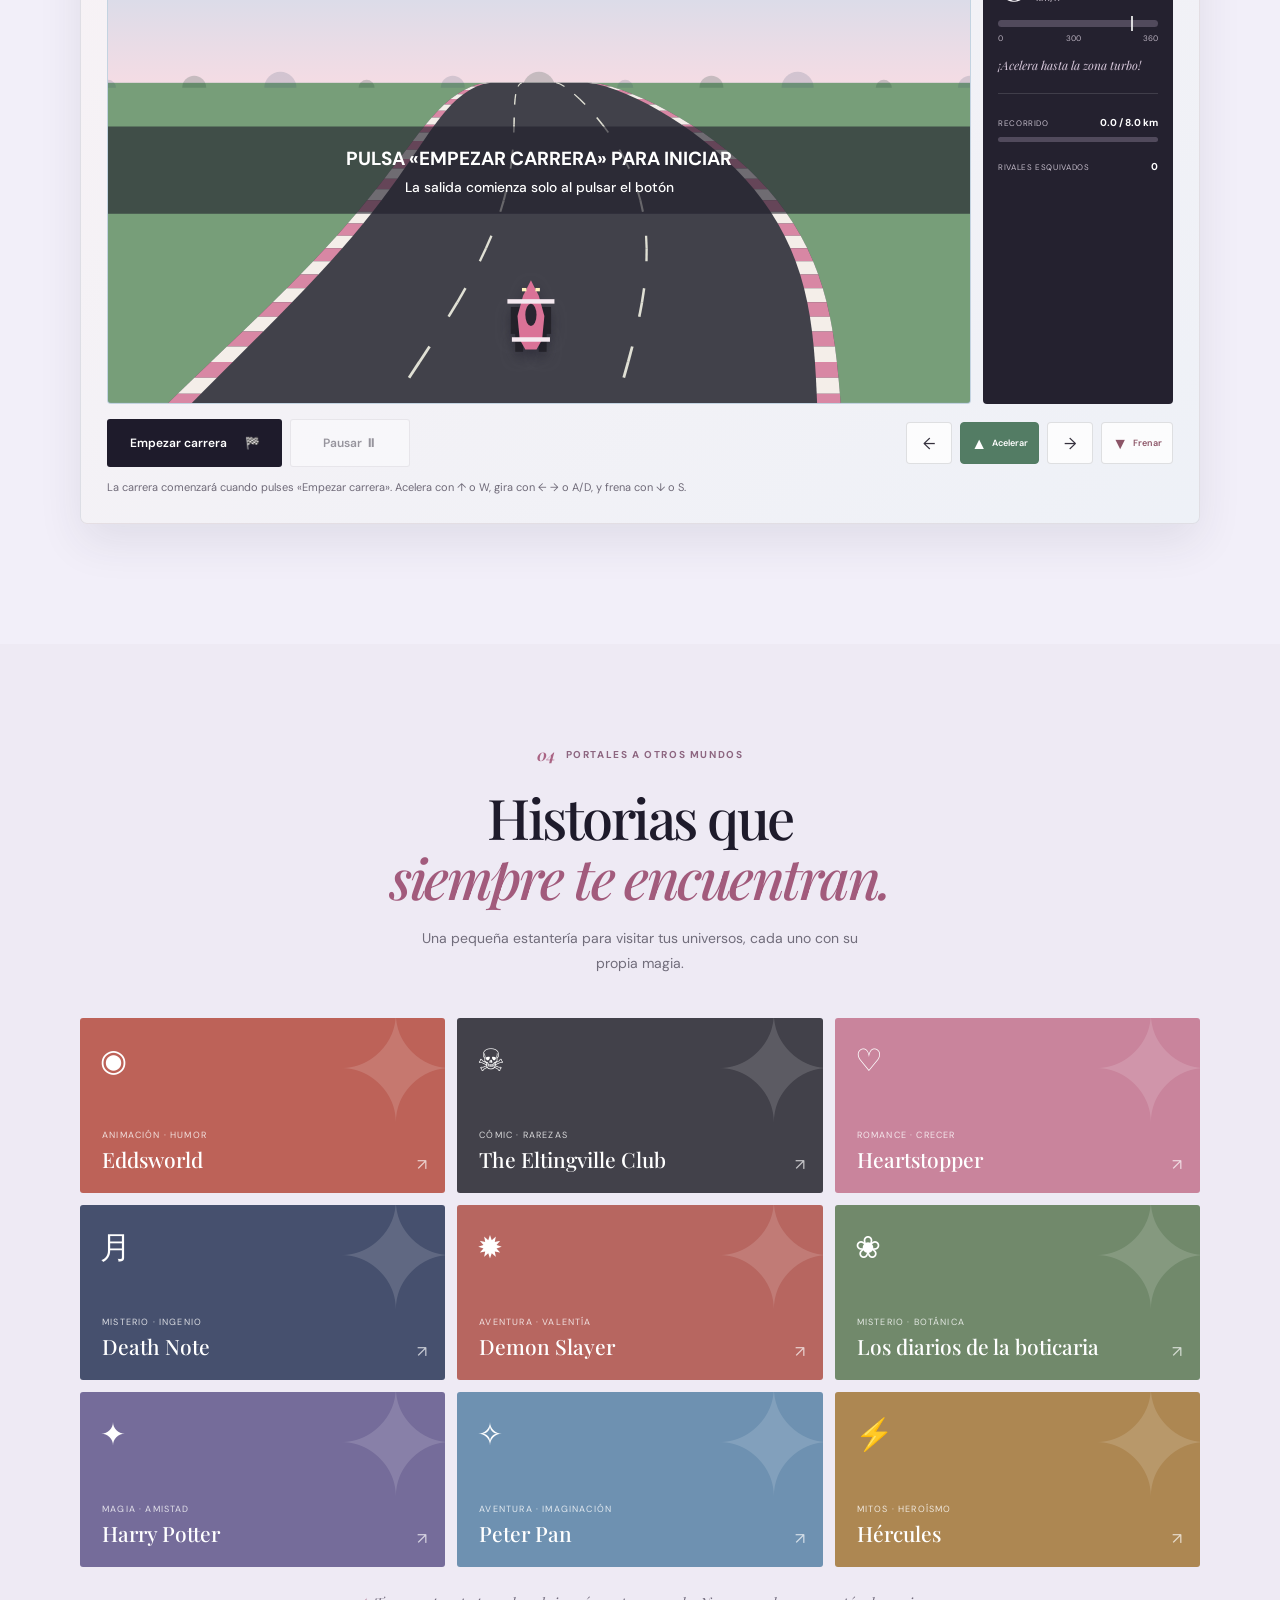
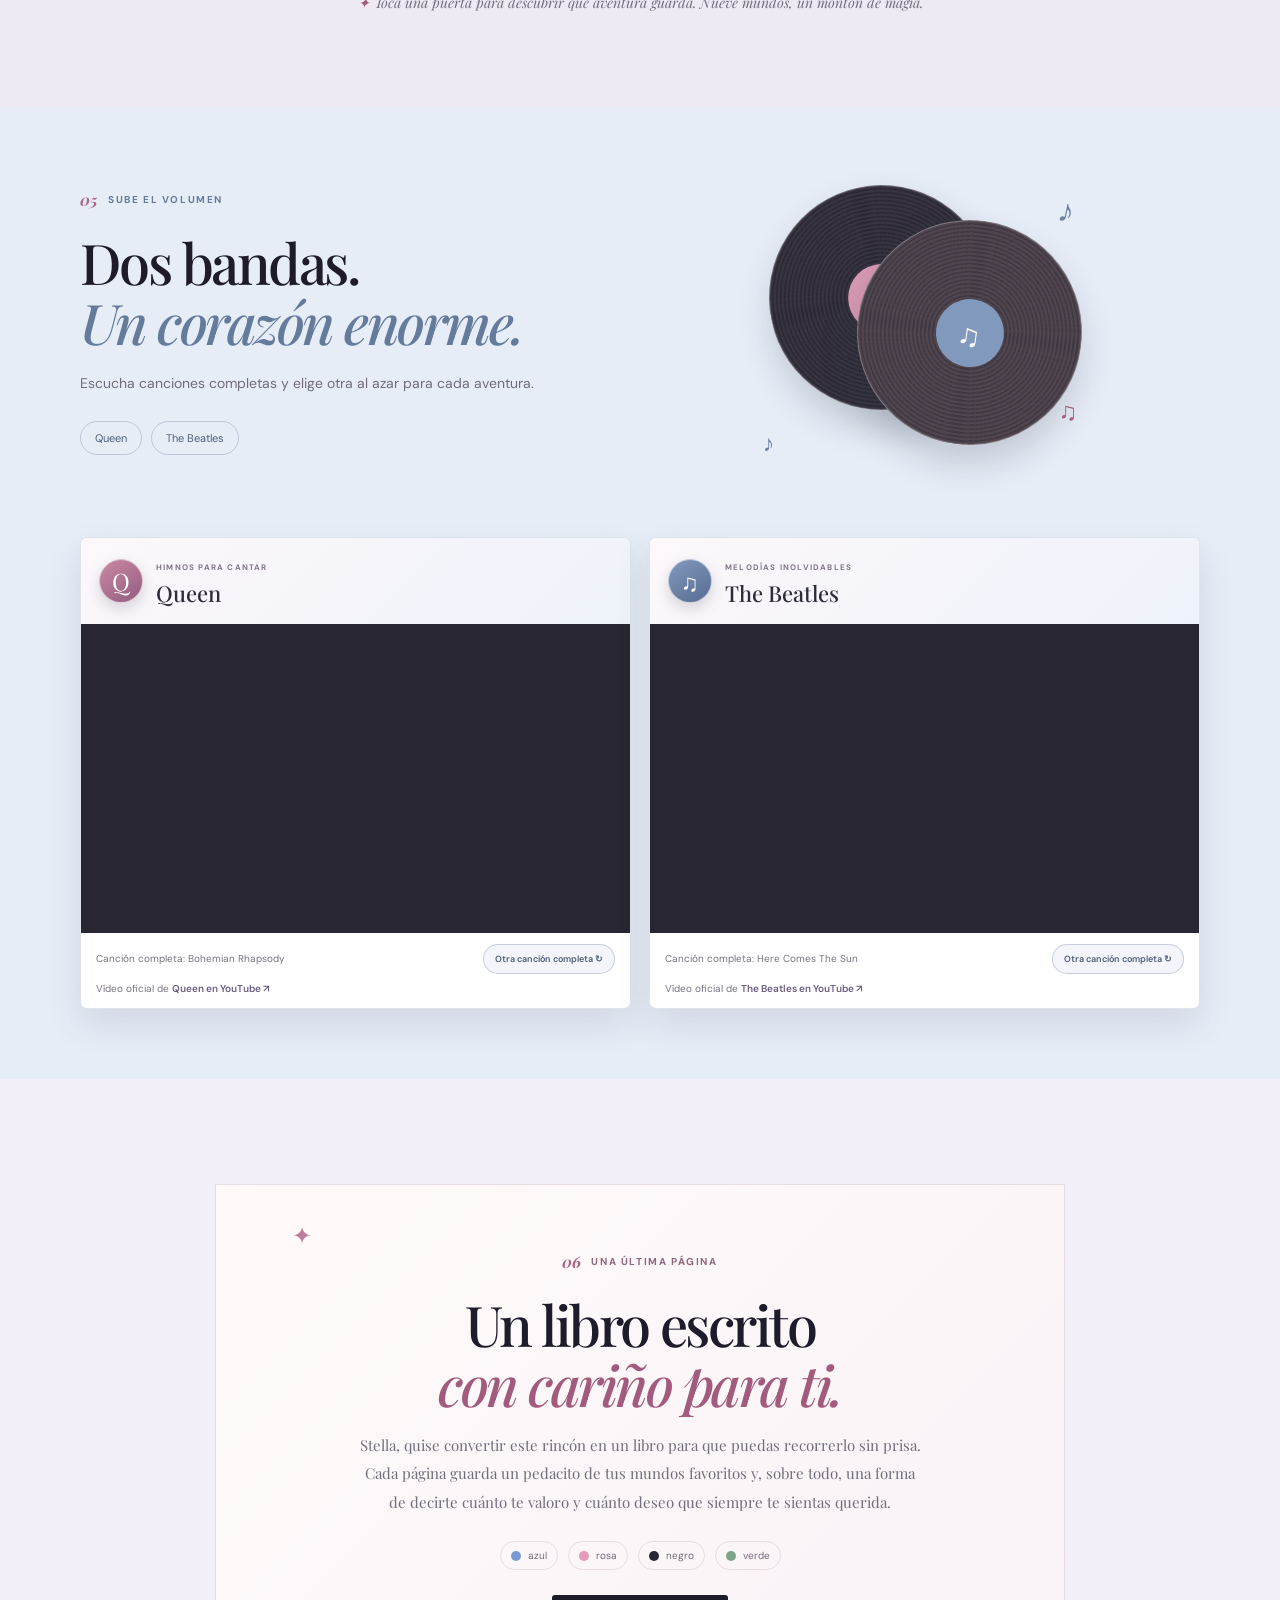
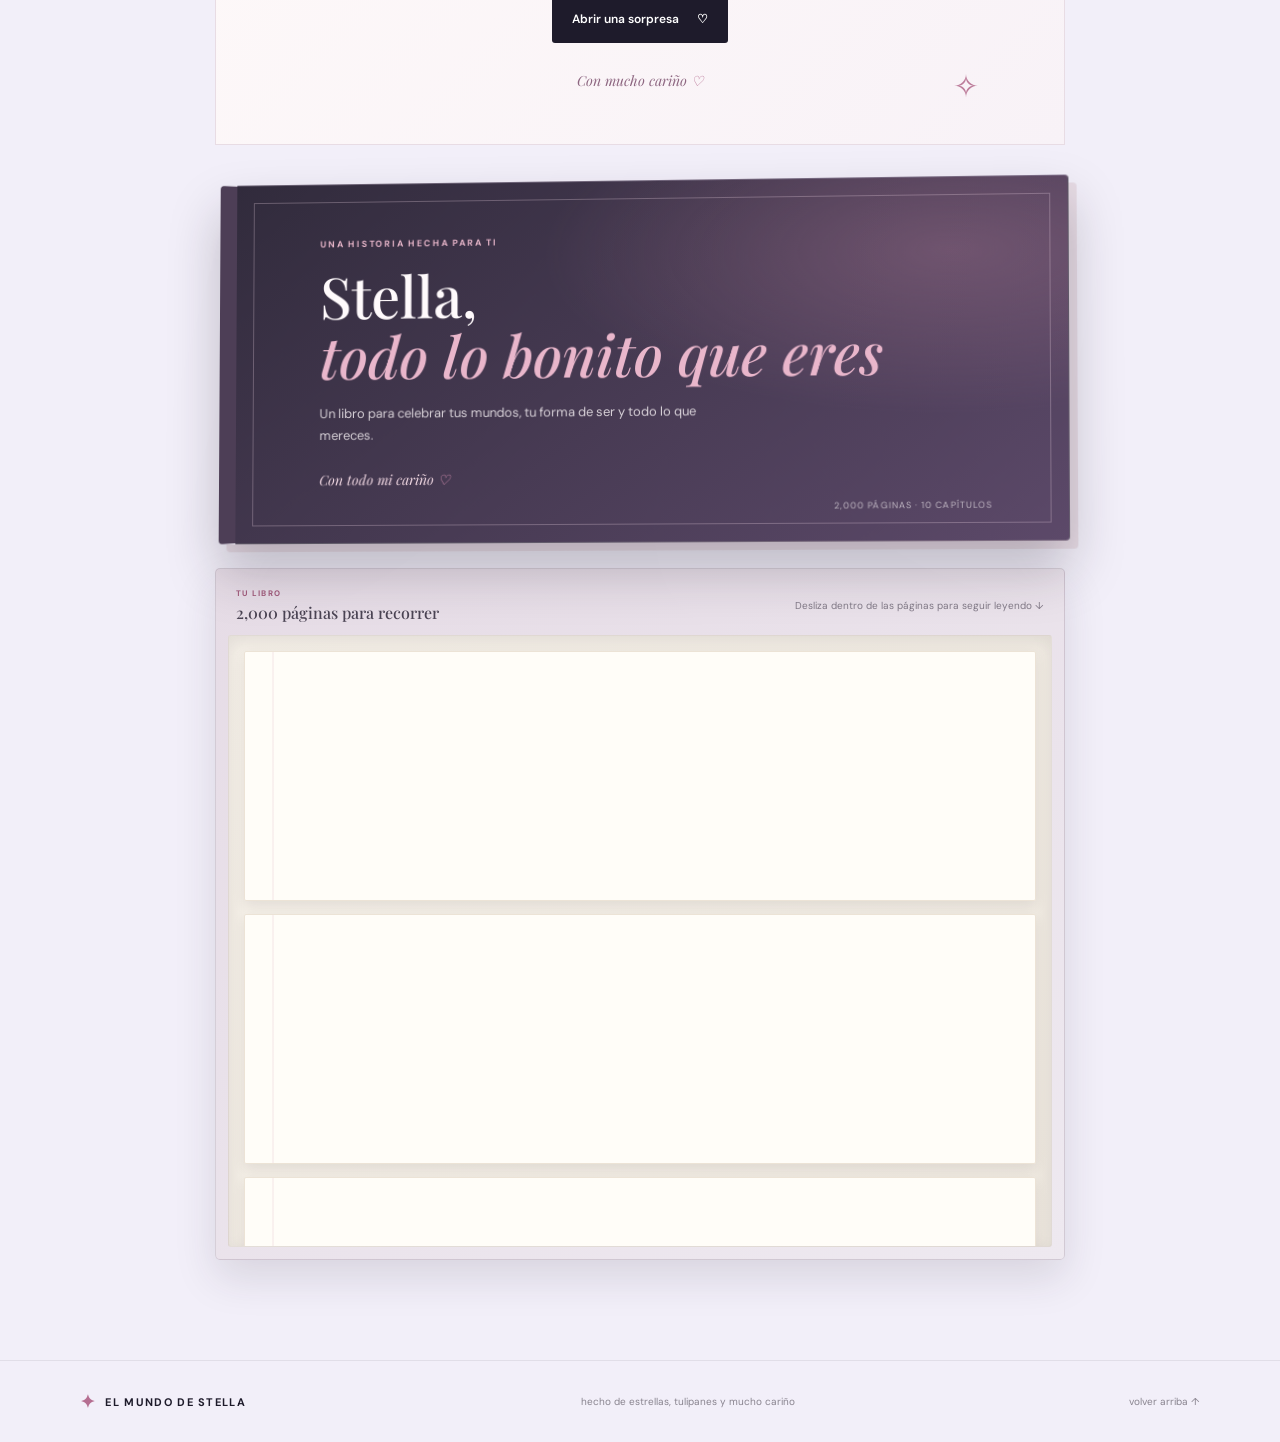
<file: ELMUNDODESTELLA/index.html>
<!doctype html>
<html lang="es">
  <head>
    <meta charset="utf-8">
    <meta name="viewport" content="width=device-width, initial-scale=1">
    <meta name="theme-color" content="#f7f0ff">
    <meta name="description" content="Un pequeño universo creado con cariño para Stella.">
    <title>El Mundo de Stella ✦</title>
    <link rel="preconnect" href="https://fonts.googleapis.com">
    <link rel="preconnect" href="https://fonts.gstatic.com" crossorigin>
    <link href="https://fonts.googleapis.com/css2?family=DM+Sans:wght@400;500;600;700&family=Playfair+Display:ital,wght@0,500;0,600;0,700;1,500;1,600&display=swap" rel="stylesheet">
    <link rel="stylesheet" href="style.css">
    <script src="script.js" defer></script>
  </head>
  <body>
    <canvas class="galaxy-canvas" id="galaxy" aria-label="Fondo de galaxia interactivo; arrastra para girarlo"></canvas>
    <div class="page-glow page-glow-one" aria-hidden="true"></div>
    <div class="page-glow page-glow-two" aria-hidden="true"></div>

    <header class="site-header">
      <a class="wordmark" href="#inicio" aria-label="El Mundo de Stella, inicio">
        <span class="wordmark-star" aria-hidden="true">✦</span>
        EL MUNDO DE STELLA
      </a>
      <nav class="main-nav" aria-label="Navegación principal">
        <a href="#rincon-animal">Animalitos</a>
        <a href="#jardin">Jardín</a>
        <a href="#historias">Historias</a>
        <a href="#libro">Dedicatoria</a>
      </nav>
      <a class="header-note" href="#libro">hecho con cariño <span aria-hidden="true">♡</span></a>
    </header>

    <main>
      <section class="hero section-shell" id="inicio" aria-labelledby="hero-title">
        <div class="hero-copy">
          <p class="eyebrow"><span class="eyebrow-line"></span> un lugarcito solo tuyo</p>
          <h1 id="hero-title">Bienvenida a<br><span>tu universo, Stella.</span></h1>
          <p class="hero-description">
            Aquí caben tus mundos favoritos, tus canciones de siempre y todos esos
            detalles que hacen que ser tú sea algo tan especial.
          </p>
          <a class="button button-dark" href="#rincon-animal">Pasear por mi mundo <span aria-hidden="true">↘</span></a>
          <p class="hero-footnote"><span aria-hidden="true">✷</span> Un universo pequeño, hecho pensando en ti.</p>
          <p class="galaxy-tip"><span aria-hidden="true">↻</span> Haz clic y arrastra el fondo para girar la galaxia</p>
        </div>
        <div class="hero-art" aria-label="Ilustración decorativa de estrellas y flores">
          <span class="orbit orbit-one"></span>
          <span class="orbit orbit-two"></span>
          <span class="hero-sun">S</span>
          <span class="hero-flower flower-one" aria-hidden="true">✿</span>
          <span class="hero-flower flower-two" aria-hidden="true">✿</span>
          <span class="hero-star star-one" aria-hidden="true">✦</span>
          <span class="hero-star star-two" aria-hidden="true">✧</span>
          <span class="hero-star star-three" aria-hidden="true">✦</span>
          <span class="hero-animal animal-rabbit" aria-hidden="true">🐇</span>
          <span class="hero-caption">tu brillo<br>es irrepetible</span>
        </div>
        <a class="scroll-cue" href="#rincon-animal"><span></span> sigue bajando</a>
      </section>

      <section class="section-shell animal-section" id="rincon-animal" aria-labelledby="animal-title">
        <div class="section-heading">
          <p class="eyebrow"><span class="section-number">01</span> compañía adorable</p>
          <h2 id="animal-title">Pequeños seres,<br><em>alegrías gigantes.</em></h2>
          <p>Un saludo de tus animalitos favoritos: cada uno trae una dosis distinta de ternura. Toca una ficha y mírala cobrar vida en 3D durante 10 segundos.</p>
        </div>
        <div class="animal-grid">
          <button class="animal-card rabbit-card" type="button" data-animal="rabbit">
            <span class="animal-emoji" aria-hidden="true">🐰</span>
            <span class="card-kicker">saltitos de felicidad</span>
            <span class="animal-title">Conejitos</span>
            <span class="animal-description">Expertos en convertir cualquier día en uno más suave.</span>
            <span class="card-doodle" aria-hidden="true">♡</span>
          </button>
          <button class="animal-card hamster-card" type="button" data-animal="hamster">
            <span class="animal-emoji" aria-hidden="true">🐹</span>
            <span class="card-kicker">mini bolita de energía</span>
            <span class="animal-title">Hámsteres</span>
            <span class="animal-description">Pequeñitos, curiosos y con planes importantes en su ruedita.</span>
            <span class="card-doodle" aria-hidden="true">✿</span>
          </button>
          <button class="animal-card penguin-card" type="button" data-animal="penguin">
            <span class="animal-emoji" aria-hidden="true">🐧</span>
            <span class="card-kicker">elegancia con aletas</span>
            <span class="animal-title">Pingüinos</span>
            <span class="animal-description">Un recordatorio de que hasta el frío tiene su lado adorable.</span>
            <span class="card-doodle" aria-hidden="true">✦</span>
          </button>
          <button class="animal-card sheep-card" type="button" data-animal="sheep">
            <span class="animal-emoji" aria-hidden="true">🐑</span>
            <span class="card-kicker">nubes que hacen beee</span>
            <span class="animal-title">Ovejitas</span>
            <span class="animal-description">La compañía perfecta para bajar el ritmo y soñar bonito.</span>
            <span class="card-doodle" aria-hidden="true">☁</span>
          </button>
        </div>
      </section>

      <section class="garden-section" id="jardin" aria-labelledby="garden-title">
        <div class="section-shell garden-layout">
          <div class="garden-art" aria-hidden="true">
            <span class="garden-sun">☼</span>
            <span class="tulip tulip-pink"><i></i><b></b></span>
            <span class="tulip tulip-blue"><i></i><b></b></span>
            <span class="tulip tulip-yellow"><i></i><b></b></span>
            <span class="garden-scribble">crece<br>a tu ritmo</span>
          </div>
          <div class="garden-copy">
            <p class="eyebrow"><span class="section-number">02</span> una pausa bonita</p>
            <h2 id="garden-title">El jardín de<br><em>mil tulipanes.</em></h2>
            <p>
              Un rinconcito para respirar. Que cada flor te recuerde que puedes
              crecer a tu manera, sin prisa y con mucho color.
            </p>
            <a class="button button-light" href="#tulip-game">Jugar a regar <span aria-hidden="true">↘</span></a>
          </div>
        </div>
        <div class="tulip-game section-shell" id="tulip-game" aria-labelledby="tulip-game-title">
          <div class="tulip-game-header">
            <div>
              <p class="eyebrow"><span aria-hidden="true">✿</span> minijuego de jardinería</p>
              <h3 id="tulip-game-title">Cultiva y cosecha tus tulipanes</h3>
            </div>
            <div class="tulip-game-stats" aria-label="Marcador del juego">
              <span>Cosechados <strong id="tulip-harvest-count">0</strong></span>
              <span>Por etapa <strong>3 riegos</strong></span>
            </div>
          </div>
          <p class="tulip-game-message" id="tulip-game-message" role="status" aria-live="polite">
            Riega cada tulipán tres veces para iniciar cada etapa. Espera 0:30, 1:30, 3:00, 4:00 y 6:00 min para verlo crecer; una comida por etapa reduce la espera a la mitad. Corta la flor cuando esté madura para cosecharla.
          </p>
          <div class="tulip-playfield">
            <article class="tulip-plot" data-tulip="rosa" data-growth="0">
              <button class="plot-water" type="button" aria-label="Regar tulipán rosa, 0 de 3 riegos">
                <span class="plot-plant" aria-hidden="true"><span class="plot-bloom"><i class="plot-petal petal-left"></i><i class="plot-petal petal-center"></i><i class="plot-petal petal-right"></i></span><span class="plot-stem"></span></span>
                <span class="plot-soil" aria-hidden="true"></span><span class="plot-splash" aria-hidden="true">💧</span>
                <span class="plot-name">Tulipán rosa</span>
                <span class="plot-stage-name">Semilla</span>
                <span class="plot-water-count">0/3 riegos</span>
                <span class="plot-time-label">Listo para regar</span>
                <span class="plot-timer-track" aria-hidden="true"><span></span></span>
              </button>
              <div class="plot-actions">
                <button class="plot-action" type="button" data-action="feed" aria-label="Alimentar el tulipán rosa" disabled><span aria-hidden="true">🌿</span> Alimentar</button>
                <button class="plot-action" type="button" data-action="harvest" aria-label="Cortar y cosechar el tulipán rosa" disabled><span aria-hidden="true">✂️</span> Cortar</button>
              </div>
            </article>
            <article class="tulip-plot plot-blue" data-tulip="azul" data-growth="0">
              <button class="plot-water" type="button" aria-label="Regar tulipán azul, 0 de 3 riegos">
                <span class="plot-plant" aria-hidden="true"><span class="plot-bloom"><i class="plot-petal petal-left"></i><i class="plot-petal petal-center"></i><i class="plot-petal petal-right"></i></span><span class="plot-stem"></span></span>
                <span class="plot-soil" aria-hidden="true"></span><span class="plot-splash" aria-hidden="true">💧</span>
                <span class="plot-name">Tulipán azul</span>
                <span class="plot-stage-name">Semilla</span>
                <span class="plot-water-count">0/3 riegos</span>
                <span class="plot-time-label">Listo para regar</span>
                <span class="plot-timer-track" aria-hidden="true"><span></span></span>
              </button>
              <div class="plot-actions">
                <button class="plot-action" type="button" data-action="feed" aria-label="Alimentar el tulipán azul" disabled><span aria-hidden="true">🌿</span> Alimentar</button>
                <button class="plot-action" type="button" data-action="harvest" aria-label="Cortar y cosechar el tulipán azul" disabled><span aria-hidden="true">✂️</span> Cortar</button>
              </div>
            </article>
            <article class="tulip-plot plot-gold" data-tulip="dorado" data-growth="0">
              <button class="plot-water" type="button" aria-label="Regar tulipán dorado, 0 de 3 riegos">
                <span class="plot-plant" aria-hidden="true"><span class="plot-bloom"><i class="plot-petal petal-left"></i><i class="plot-petal petal-center"></i><i class="plot-petal petal-right"></i></span><span class="plot-stem"></span></span>
                <span class="plot-soil" aria-hidden="true"></span><span class="plot-splash" aria-hidden="true">💧</span>
                <span class="plot-name">Tulipán dorado</span>
                <span class="plot-stage-name">Semilla</span>
                <span class="plot-water-count">0/3 riegos</span>
                <span class="plot-time-label">Listo para regar</span>
                <span class="plot-timer-track" aria-hidden="true"><span></span></span>
              </button>
              <div class="plot-actions">
                <button class="plot-action" type="button" data-action="feed" aria-label="Alimentar el tulipán dorado" disabled><span aria-hidden="true">🌿</span> Alimentar</button>
                <button class="plot-action" type="button" data-action="harvest" aria-label="Cortar y cosechar el tulipán dorado" disabled><span aria-hidden="true">✂️</span> Cortar</button>
              </div>
            </article>
          </div>
        </div>
      </section>

      <section class="section-shell racing-section" id="formula-uno" aria-labelledby="racing-title">
        <div class="racing-topline">
          <p class="eyebrow"><span class="section-number">03</span> F1 · velocidad y emoción</p>
          <span class="racing-stamp">STELLA<br>GRAND PRIX</span>
        </div>
        <div class="racing-layout">
          <div>
            <h2 id="racing-title">A toda velocidad<br><em>hacia tus sueños.</em></h2>
            <p>Se apagan las luces, late fuerte el corazón y empieza una carrera que es solo tuya.</p>
            <a class="button button-dark" href="#f1-game">Elegir pista y correr <span aria-hidden="true">↗</span></a>
          </div>
          <div class="track-art" aria-label="Ilustración decorativa de una pista de carreras">
            <div class="track track-outer"></div>
            <div class="track track-inner"></div>
            <span class="race-car" aria-hidden="true">🏎️</span>
            <span class="race-flag" aria-hidden="true">▧</span>
            <span class="track-label">curva hacia<br>algo increíble</span>
          </div>
        </div>
        <div class="f1-game" id="f1-game" aria-labelledby="f1-game-title">
          <div class="f1-game-heading">
            <div>
              <p class="eyebrow"><span aria-hidden="true">🏁</span> minijuego de carreras</p>
              <h3 id="f1-game-title">Stella Grand Prix</h3>
            </div>
            <p class="f1-game-instruction">Acelera, toma las curvas y esquiva o choca con los rivales. ¡Llega a más de 300 km/h!</p>
          </div>
          <div class="f1-track-picker" role="group" aria-label="Elige un circuito">
            <button class="f1-track-option is-selected" type="button" data-track="stella" aria-pressed="true">
              <span class="track-option-number">01</span><span class="track-option-name">Circuito Stella</span><span class="track-option-detail">Curvas floridas · 8 km</span>
            </button>
            <button class="f1-track-option" type="button" data-track="orbit" aria-pressed="false">
              <span class="track-option-number">02</span><span class="track-option-name">Órbita Azul</span><span class="track-option-detail">Rectas veloces · 10 km</span>
            </button>
            <button class="f1-track-option" type="button" data-track="emerald" aria-pressed="false">
              <span class="track-option-number">03</span><span class="track-option-name">Curvas Esmeralda</span><span class="track-option-detail">Desafío sinuoso · 9 km</span>
            </button>
          </div>
          <div class="f1-race-layout">
            <div class="f1-canvas-frame">
              <canvas id="f1-canvas" aria-label="Vista de la pista de carreras. Usa las flechas o los controles para conducir.">
                Tu navegador no permite mostrar la pista animada.
              </canvas>
              <span class="canvas-track-name" id="canvas-track-name">CIRCUITO STELLA</span>
            </div>
            <aside class="f1-hud" aria-label="Marcador de carrera">
              <p class="hud-label">VELOCIDAD</p>
              <div class="hud-speed"><span id="f1-speed">0</span><span>km/h</span></div>
              <div class="speed-bar"><span id="f1-speed-bar"></span><i></i></div>
              <div class="speed-scale"><span>0</span><span>300</span><span>360</span></div>
              <p class="speed-cheer" id="speed-cheer">¡Acelera hasta la zona turbo!</p>
              <div class="hud-divider"></div>
              <div class="hud-distance"><span>RECORRIDO</span><strong id="f1-distance">0.0 / 8.0 km</strong></div>
              <div class="race-progress"><span id="f1-progress"></span></div>
              <div class="hud-distance"><span>RIVALES ESQUIVADOS</span><strong id="f1-overtakes">0</strong></div>
            </aside>
          </div>
          <div class="f1-control-row">
            <div class="f1-action-buttons">
              <button class="button button-dark f1-start" id="f1-start" type="button">Empezar carrera <span aria-hidden="true">🏁</span></button>
              <button class="button f1-pause" id="f1-pause" type="button" aria-pressed="false" disabled>Pausar ⏸</button>
            </div>
            <div class="f1-controls" role="group" aria-label="Controles para conducir">
              <button class="f1-control steering" type="button" data-race-control="left" aria-label="Girar a la izquierda">←</button>
              <button class="f1-control accelerator" type="button" data-race-control="accelerate" aria-label="Mantener para acelerar">▲<span>Acelerar</span></button>
              <button class="f1-control steering" type="button" data-race-control="right" aria-label="Girar a la derecha">→</button>
              <button class="f1-control brake" type="button" data-race-control="brake" aria-label="Mantener para frenar">▼<span>Frenar</span></button>
            </div>
          </div>
          <p class="f1-race-message" id="f1-race-message" role="status" aria-live="polite">La carrera comenzará cuando pulses «Empezar carrera». Acelera con ↑ o W, gira con ← → o A/D, y frena con ↓ o S.</p>
        </div>
      </section>

      <section class="stories-section" id="historias" aria-labelledby="stories-title">
        <div class="section-shell">
          <div class="section-heading stories-heading">
            <p class="eyebrow"><span class="section-number">04</span> portales a otros mundos</p>
            <h2 id="stories-title">Historias que<br><em>siempre te encuentran.</em></h2>
            <p>Una pequeña estantería para visitar tus universos, cada uno con su propia magia.</p>
          </div>
          <div class="story-grid">
            <details class="story-card story-red">
              <summary class="story-front"><span class="story-symbol" aria-hidden="true">◉</span><span class="story-type">animación · humor</span><span class="story-title" role="heading" aria-level="3">Eddsworld</span><span class="story-arrow" aria-hidden="true">↗</span></summary>
              <div class="story-card-back"><span class="story-back-type">EL MUNDO DE EDD</span><p>Una serie animada de humor absurdo que sigue las peripecias de Edd y sus amigos: episodios cortos, caos y muchas bromas.</p><button class="story-back-close" type="button" data-story-close>Cerrar ficha ↻</button></div>
            </details>
            <details class="story-card story-ink">
              <summary class="story-front"><span class="story-symbol" aria-hidden="true">☠</span><span class="story-type">cómic · rarezas</span><span class="story-title" role="heading" aria-level="3">The Eltingville Club</span><span class="story-arrow" aria-hidden="true">↗</span></summary>
              <div class="story-card-back"><span class="story-back-type">FANDOM Y RIVALIDADES</span><p>Cuatro fans apasionados por los cómics, el terror y la ciencia ficción convierten sus debates en rivalidades hilarantes.</p><button class="story-back-close" type="button" data-story-close>Cerrar ficha ↻</button></div>
            </details>
            <details class="story-card story-rose">
              <summary class="story-front"><span class="story-symbol" aria-hidden="true">♡</span><span class="story-type">romance · crecer</span><span class="story-title" role="heading" aria-level="3">Heartstopper</span><span class="story-arrow" aria-hidden="true">↗</span></summary>
              <div class="story-card-back"><span class="story-back-type">AMISTAD QUE FLORECE</span><p>Nick y Charlie construyen una amistad que se transforma en amor mientras descubren quiénes son y encuentran apoyo en su grupo.</p><button class="story-back-close" type="button" data-story-close>Cerrar ficha ↻</button></div>
            </details>
            <details class="story-card story-night">
              <summary class="story-front"><span class="story-symbol" aria-hidden="true">月</span><span class="story-type">misterio · ingenio</span><span class="story-title" role="heading" aria-level="3">Death Note</span><span class="story-arrow" aria-hidden="true">↗</span></summary>
              <div class="story-card-back"><span class="story-back-type">UN DUELO DE INGENIO</span><p>Light encuentra un cuaderno sobrenatural. Su plan para crear un mundo justo se convierte en un intenso dilema sobre poder y justicia.</p><button class="story-back-close" type="button" data-story-close>Cerrar ficha ↻</button></div>
            </details>
            <details class="story-card story-scarlet">
              <summary class="story-front"><span class="story-symbol" aria-hidden="true">✹</span><span class="story-type">aventura · valentía</span><span class="story-title" role="heading" aria-level="3">Demon Slayer</span><span class="story-arrow" aria-hidden="true">↗</span></summary>
              <div class="story-card-back"><span class="story-back-type">VALOR Y FAMILIA</span><p>Tanjiro emprende un viaje para ayudar a su hermana Nezuko y enfrentarse a demonios, armado de determinación y una espada.</p><button class="story-back-close" type="button" data-story-close>Cerrar ficha ↻</button></div>
            </details>
            <details class="story-card story-herbal">
              <summary class="story-front"><span class="story-symbol" aria-hidden="true">❀</span><span class="story-type">misterio · botánica</span><span class="story-title" role="heading" aria-level="3">Los diarios de la boticaria</span><span class="story-arrow" aria-hidden="true">↗</span></summary>
              <div class="story-card-back"><span class="story-back-type">MISTERIOS EN LA CORTE</span><p>Maomao, una joven experta en remedios, usa su curiosidad y sus conocimientos de plantas para resolver enigmas en el palacio.</p><button class="story-back-close" type="button" data-story-close>Cerrar ficha ↻</button></div>
            </details>
            <details class="story-card story-magic">
              <summary class="story-front"><span class="story-symbol" aria-hidden="true">✦</span><span class="story-type">magia · amistad</span><span class="story-title" role="heading" aria-level="3">Harry Potter</span><span class="story-arrow" aria-hidden="true">↗</span></summary>
              <div class="story-card-back"><span class="story-back-type">UNA ESCUELA DE MAGIA</span><p>Harry descubre Hogwarts y un mundo de hechizos, amistades y desafíos que lo acompañan mientras crece.</p><button class="story-back-close" type="button" data-story-close>Cerrar ficha ↻</button></div>
            </details>
            <details class="story-card story-sky">
              <summary class="story-front"><span class="story-symbol" aria-hidden="true">✧</span><span class="story-type">aventura · imaginación</span><span class="story-title" role="heading" aria-level="3">Peter Pan</span><span class="story-arrow" aria-hidden="true">↗</span></summary>
              <div class="story-card-back"><span class="story-back-type">RUMBO A NUNCA JAMÁS</span><p>Peter invita a Wendy y sus hermanos a una isla fantástica llena de vuelos, aventuras y encuentros con piratas.</p><button class="story-back-close" type="button" data-story-close>Cerrar ficha ↻</button></div>
            </details>
            <details class="story-card story-gold">
              <summary class="story-front"><span class="story-symbol" aria-hidden="true">⚡</span><span class="story-type">mitos · heroísmo</span><span class="story-title" role="heading" aria-level="3">Hércules</span><span class="story-arrow" aria-hidden="true">↗</span></summary>
              <div class="story-card-back"><span class="story-back-type">FUERZA CON CORAZÓN</span><p>Una aventura inspirada en el héroe de la mitología griega: descubrir la propia fuerza y ganarse un lugar entre los dioses.</p><button class="story-back-close" type="button" data-story-close>Cerrar ficha ↻</button></div>
            </details>
          </div>
          <p class="stories-footnote"><span aria-hidden="true">✦</span> Toca una puerta para descubrir qué aventura guarda. Nueve mundos, un montón de magia.</p>
        </div>
      </section>

      <section class="music-section" id="musica" aria-labelledby="music-title">
        <div class="section-shell music-layout">
          <div class="music-copy">
            <p class="eyebrow"><span class="section-number">05</span> sube el volumen</p>
            <h2 id="music-title">Dos bandas.<br><em>Un corazón enorme.</em></h2>
            <p>Escucha canciones completas y elige otra al azar para cada aventura.</p>
            <div class="music-tags"><span>Queen</span><span>The Beatles</span></div>
          </div>
          <div class="vinyl-stack" aria-hidden="true">
            <div class="vinyl vinyl-one"><span>Q</span></div>
            <div class="vinyl vinyl-two"><span>♫</span></div>
            <span class="music-note note-one">♪</span>
            <span class="music-note note-two">♫</span>
            <span class="music-note note-three">♪</span>
          </div>
        </div>
        <div class="section-shell music-player-grid" role="group" aria-label="Reproductores de Queen y The Beatles">
          <article class="music-player-card">
            <div class="music-player-heading">
              <span class="music-player-mark queen-mark" aria-hidden="true">Q</span>
              <div><span class="music-player-kicker">HIMNOS PARA CANTAR</span><h3>Queen</h3></div>
            </div>
            <div class="music-player-video">
              <iframe
                data-music-player="queen"
                data-track-id="fJ9rUzIMcZQ"
                title="Queen - Bohemian Rhapsody (video oficial)"
                src="https://www.youtube-nocookie.com/embed/fJ9rUzIMcZQ?rel=0&amp;modestbranding=1&amp;playsinline=1"
                loading="lazy"
                allow="accelerometer; autoplay; clipboard-write; encrypted-media; gyroscope; picture-in-picture; web-share"
                allowfullscreen
                referrerpolicy="strict-origin-when-cross-origin"></iframe>
            </div>
            <div class="music-player-actions">
              <p class="music-track-status" data-track-status="queen" aria-live="polite">Canción completa: Bohemian Rhapsody</p>
              <button class="music-random-button" type="button" data-random-track="queen" aria-label="Reproducir otra canción completa de Queen al azar">Otra canción completa ↻</button>
            </div>
            <p class="music-player-fallback">Vídeo oficial de <a href="https://www.youtube.com/watch?v=fJ9rUzIMcZQ" target="_blank" rel="noopener noreferrer">Queen en YouTube ↗</a></p>
          </article>
          <article class="music-player-card">
            <div class="music-player-heading">
              <span class="music-player-mark beatles-mark" aria-hidden="true">♫</span>
              <div><span class="music-player-kicker">MELODÍAS INOLVIDABLES</span><h3>The Beatles</h3></div>
            </div>
            <div class="music-player-video">
              <iframe
                data-music-player="beatles"
                data-track-id="xUNqsfFUwhY"
                title="The Beatles - Here Comes The Sun (audio oficial)"
                src="https://www.youtube-nocookie.com/embed/xUNqsfFUwhY?rel=0&amp;modestbranding=1&amp;playsinline=1"
                loading="lazy"
                allow="accelerometer; autoplay; clipboard-write; encrypted-media; gyroscope; picture-in-picture; web-share"
                allowfullscreen
                referrerpolicy="strict-origin-when-cross-origin"></iframe>
            </div>
            <div class="music-player-actions">
              <p class="music-track-status" data-track-status="beatles" aria-live="polite">Canción completa: Here Comes The Sun</p>
              <button class="music-random-button" type="button" data-random-track="beatles" aria-label="Reproducir otra canción completa de The Beatles al azar">Otra canción completa ↻</button>
            </div>
            <p class="music-player-fallback">Vídeo oficial de <a href="https://www.youtube.com/watch?v=xUNqsfFUwhY" target="_blank" rel="noopener noreferrer">The Beatles en YouTube ↗</a></p>
          </article>
        </div>
      </section>

      <section class="section-shell dedication-section" id="libro" aria-labelledby="dedication-title">
        <div class="dedication-card">
          <span class="dedication-sparkle sparkle-one" aria-hidden="true">✦</span>
          <span class="dedication-sparkle sparkle-two" aria-hidden="true">✧</span>
          <p class="eyebrow"><span class="section-number">06</span> una última página</p>
          <h2 id="dedication-title">Un libro escrito<br><em>con cariño para ti.</em></h2>
          <p class="dedication-message">
            Stella, quise convertir este rincón en un libro para que puedas recorrerlo sin prisa.
            Cada página guarda un pedacito de tus mundos favoritos y, sobre todo, una forma de decirte
            cuánto te valoro y cuánto deseo que siempre te sientas querida.
          </p>
          <div class="color-palette" aria-label="Colores favoritos: azul, rosa, negro y verde">
            <span class="color-chip"><i class="swatch swatch-blue"></i>azul</span>
            <span class="color-chip"><i class="swatch swatch-pink"></i>rosa</span>
            <span class="color-chip"><i class="swatch swatch-black"></i>negro</span>
            <span class="color-chip"><i class="swatch swatch-green"></i>verde</span>
          </div>
          <button class="button button-dark" type="button" data-surprise="Este universo siempre tendrá un lugar reservado para ti. ♡">Abrir una sorpresa <span aria-hidden="true">♡</span></button>
          <div class="dedication-signature">Con mucho cariño <span aria-hidden="true">♡</span></div>
        </div>
        <div class="dedication-book" aria-label="Libro digital dedicado a Stella">
          <div class="book-cover">
            <span class="book-cover-sparkle book-sparkle-one" aria-hidden="true">✦</span>
            <span class="book-cover-sparkle book-sparkle-two" aria-hidden="true">✧</span>
            <p class="book-cover-label">UNA HISTORIA HECHA PARA TI</p>
            <h3>Stella,<br><em>todo lo bonito que eres</em></h3>
            <p class="book-cover-description">Un libro para celebrar tus mundos, tu forma de ser y todo lo que mereces.</p>
            <div class="book-cover-author">Con todo mi cariño <span aria-hidden="true">♡</span></div>
            <span class="book-cover-count">2,000 páginas · 10 capítulos</span>
          </div>
          <div class="book-reader-shell">
            <div class="book-reader-heading">
              <div><span class="book-reader-kicker">TU LIBRO</span><strong>2,000 páginas para recorrer</strong></div>
              <span class="book-scroll-hint">Desliza dentro de las páginas para seguir leyendo ↓</span>
            </div>
            <div class="book-pages" id="book-pages" role="region" aria-label="Libro dedicado a Stella: 2,000 páginas desplazables" tabindex="0"></div>
          </div>
        </div>
      </section>
    </main>

    <footer class="site-footer">
      <a class="wordmark" href="#inicio"><span class="wordmark-star" aria-hidden="true">✦</span> EL MUNDO DE STELLA</a>
      <p>hecho de estrellas, tulipanes y mucho cariño</p>
      <a href="#inicio" class="back-to-top">volver arriba ↑</a>
    </footer>
    <div class="animal-stage" id="animal-stage" hidden>
      <div class="animal-stage-backdrop" data-close-animal></div>
      <section class="animal-stage-card" role="dialog" aria-modal="true" aria-labelledby="animal-stage-title" aria-describedby="animal-stage-description" tabindex="-1">
        <button class="animal-stage-close" type="button" aria-label="Cerrar la animación">×</button>
        <p class="eyebrow"><span aria-hidden="true">✦</span> un visitante especial</p>
        <div class="animal-display" aria-hidden="true">
          <span class="animal-orbit"></span>
          <span class="animal-orbit animal-orbit-two"></span>
          <span class="animal-model"><span id="animal-stage-emoji"></span></span>
          <span class="animal-floor"></span>
        </div>
        <h2 id="animal-stage-title"></h2>
        <p class="animal-stage-description" id="animal-stage-description"></p>
        <p class="animal-countdown"><span id="animal-countdown">10</span> segundos para disfrutarlo</p>
        <div class="animal-countdown-track" aria-hidden="true"><span id="animal-countdown-progress"></span></div>
      </section>
    </div>
    <div class="surprise-toast" role="status" aria-live="polite"></div>
  </body>
</html>
</file>
<file: ELMUNDODESTELLA/style.css>
:root {
  color-scheme: light;
  --ink: #1e1b2b;
  --muted: #716d7b;
  --blue: #a9c8ee;
  --pink: #f3bbd1;
  --green: #b6d5bd;
  --paper: #f2eff9;
  --serif: 'Playfair Display', Georgia, serif;
  --sans: 'DM Sans', 'Segoe UI', sans-serif;
}

* { box-sizing: border-box; }
html { scroll-behavior: smooth; scroll-padding-top: 84px; }
body {
  margin: 0;
  overflow-x: clip;
  background: var(--paper);
  color: var(--ink);
  font-family: var(--sans);
  -webkit-font-smoothing: antialiased;
}
a { color: inherit; text-decoration: none; }
button { font: inherit; }
::selection { background: #e9c4d6; color: var(--ink); }

.galaxy-canvas { position: fixed; z-index: 0; inset: 0; width: 100%; height: 100%; opacity: .84; pointer-events: none; }
main, .site-footer { position: relative; z-index: 1; }
html.galaxy-dragging, html.galaxy-dragging * { cursor: grabbing !important; user-select: none !important; }
body.animal-stage-open { overflow-y: hidden; }
.page-glow { position: absolute; z-index: -1; width: 380px; height: 380px; border-radius: 50%; pointer-events: none; }
.page-glow-one { top: 100px; left: -180px; background: radial-gradient(circle, rgba(201,218,250,.55), transparent 70%); }
.page-glow-two { top: 530px; right: -210px; background: radial-gradient(circle, rgba(245,210,223,.55), transparent 70%); }
.section-shell { width: min(1120px, calc(100% - 48px)); margin-inline: auto; }

.site-header { position: sticky; z-index: 20; top: 0; display: flex; align-items: center; justify-content: space-between; gap: 20px; min-height: 74px; padding: 0 max(24px, calc((100vw - 1120px) / 2)); border-bottom: 1px solid rgba(30, 27, 43, .08); background: rgba(251, 249, 245, .88); backdrop-filter: blur(16px); }
.wordmark { display: inline-flex; align-items: center; gap: 9px; font-size: 11px; font-weight: 700; letter-spacing: .12em; white-space: nowrap; }
.wordmark-star { color: #b56e91; font-size: 18px; }
.main-nav { display: flex; align-items: center; gap: clamp(14px, 2.7vw, 34px); }
.main-nav a, .header-note { color: #686472; font-size: 12px; transition: color .2s ease; }
.main-nav a:hover, .header-note:hover { color: #a14e77; }
.header-note { white-space: nowrap; }
.header-note span { color: #b56e91; font-size: 16px; }

.hero { position: relative; display: grid; min-height: 630px; grid-template-columns: 1fr 1fr; align-items: center; padding-top: 40px; padding-bottom: 80px; perspective: 1200px; }
.hero-copy { position: relative; z-index: 2; padding-bottom: 18px; }
.eyebrow { display: flex; align-items: center; gap: 10px; margin: 0 0 22px; color: #8d6680; font-size: 10px; font-weight: 700; letter-spacing: .16em; text-transform: uppercase; }
.eyebrow-line { width: 28px; height: 1px; background: #c486a2; }
h1, h2, h3, p { margin-top: 0; }
.hero h1, .section-heading h2, .garden-copy h2, .racing-section h2, .music-copy h2, .dedication-card h2 { margin-bottom: 20px; font-family: var(--serif); font-size: clamp(44px, 6vw, 72px); font-weight: 500; letter-spacing: -.045em; line-height: 1.06; }
.hero h1 span, h2 em { color: #a25b7c; font-weight: 500; }
.hero-description { max-width: 430px; margin-bottom: 28px; color: var(--muted); font-size: 15px; line-height: 1.8; }
.button { display: inline-flex; align-items: center; justify-content: center; gap: 18px; min-height: 48px; padding: 0 20px; border: 0; border-radius: 3px; cursor: pointer; font-size: 12px; font-weight: 600; transition: transform .2s ease, box-shadow .2s ease; }
.button:hover { transform: translateY(-2px); box-shadow: 0 9px 20px rgba(30, 27, 43, .14); }
.button-dark { background: var(--ink); color: white; }
.button-light { background: #fffafc; color: var(--ink); }
.hero-footnote { margin: 25px 0 0; color: #928e98; font-size: 11px; }
.hero-footnote span { color: #bb7193; font-size: 16px; }
.galaxy-tip { display: flex; align-items: center; gap: 7px; margin: 12px 0 0; color: #888095; font-size: 10px; }
.galaxy-tip span { color: #a25b7c; font-size: 15px; }
.hero-art { position: relative; width: min(460px, 100%); aspect-ratio: 1; justify-self: end; border-radius: 50%; background: radial-gradient(circle at 50% 50%, #fff8f8 0 22%, transparent 22.5%), radial-gradient(circle at 50% 50%, #e8e4f6 0 40%, transparent 40.5%), radial-gradient(circle at 50% 50%, #d7e3f6 0 62%, #efedf4 62.5% 74%, transparent 74.5%); perspective: 900px; transform-style: preserve-3d; }
.orbit { position: absolute; inset: 14%; border: 1px solid rgba(71, 71, 108, .2); border-radius: 50%; transform: rotate(-35deg) scaleY(.66) translateZ(24px); transform-style: preserve-3d; }
.orbit-two { inset: 1% 16%; border-color: rgba(180, 110, 145, .3); transform: rotate(38deg) scaleY(.78) translateZ(42px); }
.hero-sun { position: absolute; z-index: 2; top: 39%; left: 39%; display: grid; width: 22%; aspect-ratio: 1; place-items: center; border-radius: 50%; background: #e9b9cd; color: white; font-family: var(--serif); font-size: 56px; box-shadow: 0 0 60px #efccdc; transform: translateZ(70px); }
.hero-flower, .hero-star, .hero-animal, .hero-caption { position: absolute; }
.hero-flower { color: #aa6484; font-size: 34px; }
.flower-one { top: 18%; left: 24%; transform: translateZ(54px) rotate(-18deg); }
.flower-two { right: 18%; bottom: 25%; color: #5a7398; font-size: 26px; transform: translateZ(35px); }
.hero-star { color: #a25b7c; }
.star-one { top: 19%; right: 28%; font-size: 25px; transform: translateZ(48px); }
.star-two { bottom: 17%; left: 22%; font-size: 28px; transform: translateZ(62px); }
.star-three { right: 14%; top: 47%; color: #627a9a; font-size: 20px; transform: translateZ(28px); }
.hero-animal { top: 40%; left: 13%; font-size: 55px; transform: translateZ(86px) rotate(-13deg); filter: drop-shadow(0 8px 7px rgba(30,27,43,.12)); }
.hero-caption { right: 17%; top: 24%; color: #695b70; font-family: var(--serif); font-size: 14px; font-style: italic; line-height: 1.3; transform: translateZ(58px) rotate(8deg); }
.scroll-cue { position: absolute; bottom: 22px; left: 0; display: flex; align-items: center; gap: 10px; color: #928e98; font-size: 10px; letter-spacing: .12em; text-transform: uppercase; }
.scroll-cue span { width: 30px; height: 1px; background: #c486a2; }

.animal-section { padding-top: 80px; padding-bottom: 130px; }
.section-heading { max-width: 570px; margin-bottom: 42px; }
.section-number { color: #aa6484; font-family: var(--serif); font-size: 16px; font-style: italic; letter-spacing: 0; }
.section-heading h2, .garden-copy h2, .racing-section h2, .music-copy h2, .dedication-card h2 { font-size: clamp(38px, 5vw, 56px); }
.section-heading > p:last-child, .garden-copy > p:not(.eyebrow), .racing-layout > div:first-child > p:not(.eyebrow), .music-copy > p:not(.eyebrow) { max-width: 480px; color: var(--muted); font-size: 14px; line-height: 1.8; }
.animal-grid { display: grid; grid-template-columns: repeat(4, 1fr); gap: 14px; perspective: 1100px; }
.animal-card { position: relative; width: 100%; min-height: 260px; overflow: hidden; padding: 24px 20px; border: 0; border-radius: 4px; color: inherit; font: inherit; text-align: left; cursor: pointer; transform: translateZ(0); transform-style: preserve-3d; transition: transform .3s ease, box-shadow .3s ease; }
.animal-card > * { transform: translateZ(18px); }
.animal-card .card-doodle { transform: translateZ(30px) rotate(-15deg); }
.rabbit-card { background: #f4e3ec; }
.hamster-card { background: #e3edf8; }
.penguin-card { background: #e2eee8; }
.sheep-card { background: #f0ebdd; }
.animal-emoji { display: block; margin-bottom: 28px; font-size: 42px; }
.card-kicker { color: #766c7a; font-size: 9px; font-weight: 700; letter-spacing: .12em; text-transform: uppercase; }
.animal-title { display: block; margin: 6px 0 8px; font-family: var(--serif); font-size: 25px; font-weight: 500; }
.animal-description { display: block; max-width: 205px; color: #706b75; font-size: 11px; line-height: 1.65; }
.card-doodle { position: absolute; right: 18px; bottom: 8px; color: rgba(71, 55, 76, .2); font-family: var(--serif); font-size: 57px; transform: rotate(-15deg); }

.garden-section { overflow: hidden; background: #dce8df; }
.garden-layout { display: grid; min-height: 460px; grid-template-columns: 1fr 1fr; align-items: center; gap: 70px; padding-top: 70px; padding-bottom: 70px; }
.garden-art { position: relative; min-height: 315px; overflow: hidden; border-radius: 48% 52% 43% 57% / 51% 47% 53% 49%; background: linear-gradient(160deg, #c2d8ca, #e8efe7); perspective: 750px; transform-style: preserve-3d; }
.garden-art::before, .garden-art::after { position: absolute; right: -8%; bottom: -70px; left: -8%; height: 160px; border-radius: 50%; background: #a4c5ac; content: ""; }
.garden-art::after { bottom: -100px; background: #8fb698; }
.garden-sun { position: absolute; top: 24px; right: 38px; color: #f3d9a8; font-size: 56px; }
.tulip { position: absolute; z-index: 2; bottom: 78px; display: flex; align-items: center; flex-direction: column; perspective: 550px; transform-style: preserve-3d; }
.tulip i { position: relative; z-index: 2; width: 45px; height: 58px; border-radius: 50% 50% 46% 46%; background: #df8eaf; clip-path: polygon(0 20%, 30% 0, 50% 19%, 70% 0, 100% 20%, 92% 100%, 8% 100%); filter: drop-shadow(0 5px 4px rgba(80, 68, 87, .16)); transform-style: preserve-3d; }
.tulip i::before, .tulip i::after { position: absolute; inset: 0; border-radius: inherit; background: inherit; clip-path: inherit; content: ""; }
.tulip i::before { filter: brightness(.82); transform: rotateY(-36deg) translateZ(-8px) translateX(-6px); }
.tulip i::after { filter: brightness(1.12); transform: rotateY(36deg) translateZ(-8px) translateX(6px); }
.tulip b { position: relative; width: 5px; height: 115px; background: #60866e; }
.tulip b::before { position: absolute; top: 72px; left: -1px; width: 22px; height: 12px; border-radius: 100% 0; background: #6f9877; content: ""; transform: rotate(-22deg) translateX(-14px); }
.tulip b::after { position: absolute; top: 45px; left: -19px; width: 22px; height: 12px; border-radius: 100% 0; background: #7aa184; content: ""; transform: rotate(22deg); }
.tulip-pink { left: 24%; transform: rotate(-8deg) scale(.9); }
.tulip-pink i { background: linear-gradient(90deg, #d67da3, #efa9c1 48%, #cb7198); }
.tulip-blue { z-index: 3; left: 46%; bottom: 65px; transform: scale(1.13); }
.tulip-blue i { background: linear-gradient(90deg, #647ead, #94acd8 48%, #5d74a4); }
.tulip-yellow { right: 17%; transform: rotate(7deg) scale(.82); }
.tulip-yellow i { background: linear-gradient(90deg, #d7a353, #f1ce88 48%, #cc9345); }
.garden-scribble { position: absolute; z-index: 4; top: 34%; left: 8%; color: #567362; font-family: var(--serif); font-size: 17px; font-style: italic; transform: rotate(-9deg); }
.garden-copy .eyebrow { color: #5f8068; }
.garden-copy h2 em { color: #5f8068; }
.garden-copy > p:not(.eyebrow) { margin-bottom: 24px; color: #59695e; }
.tulip-game { margin-bottom: 58px; padding: 28px 30px 26px; border: 1px solid rgba(89, 122, 97, .16); border-radius: 8px; background: rgba(250, 252, 248, .72); box-shadow: 0 15px 40px rgba(60, 90, 68, .09); }
.tulip-game-header { display: flex; align-items: flex-start; justify-content: space-between; gap: 20px; }
.tulip-game-header .eyebrow { margin-bottom: 8px; color: #64806a; }
.tulip-game-header h3 { margin: 0; color: #31493a; font-family: var(--serif); font-size: clamp(23px, 3vw, 32px); font-weight: 500; }
.tulip-game-stats { display: flex; gap: 9px; }
.tulip-game-stats span { padding: 9px 12px; border: 1px solid rgba(89, 122, 97, .16); border-radius: 30px; color: #687869; font-size: 10px; white-space: nowrap; }
.tulip-game-stats strong { margin-left: 3px; color: #354d3d; font-size: 12px; }
.tulip-game-message { min-height: 20px; margin: 14px 0 18px; color: #687869; font-size: 12px; line-height: 1.6; }
.tulip-playfield { display: grid; grid-template-columns: repeat(3, minmax(0, 1fr)); gap: 13px; }
.tulip-plot { --petal-light: #efa9c1; --petal-main: #df8eaf; --petal-dark: #c96e96; position: relative; min-width: 0; min-height: 270px; overflow: hidden; padding: 8px; border: 1px solid rgba(97, 119, 96, .13); border-radius: 6px; background: linear-gradient(180deg, #f3f5eb, #e6ecdc 74%, #d7e3d1); color: var(--ink); transition: transform .2s ease, box-shadow .2s ease; }
.tulip-plot.plot-blue { --petal-light: #9ab2de; --petal-main: #778fbd; --petal-dark: #5c75a6; }
.tulip-plot.plot-gold { --petal-light: #f0cf8b; --petal-main: #dfb46c; --petal-dark: #c18e43; }
.tulip-plot:hover { transform: translateY(-4px); box-shadow: 0 10px 24px rgba(53, 78, 60, .12); }
.plot-water { position: relative; display: flex; width: 100%; min-height: 208px; align-items: center; flex-direction: column; overflow: hidden; padding: 2px 4px 5px; border: 0; background: transparent; color: inherit; cursor: pointer; }
.plot-water:disabled { cursor: default; }
.plot-plant { position: relative; display: block; width: 120px; height: 143px; margin: 0 auto -2px; perspective: 720px; transform: scale(.42) translateY(28px); transform-style: preserve-3d; transition: transform .6s cubic-bezier(.2,.8,.2,1); }
.plot-bloom { position: absolute; z-index: 2; top: 10px; left: 50%; width: 78px; height: 62px; transform: translateX(-50%); transform-style: preserve-3d; }
.plot-petal { position: absolute; bottom: 0; left: 50%; width: 37px; height: 58px; border-radius: 58% 58% 45% 45%; background: linear-gradient(90deg, var(--petal-dark), var(--petal-light) 55%, var(--petal-main)); clip-path: polygon(0 25%, 28% 0, 50% 20%, 73% 0, 100% 25%, 91% 100%, 8% 100%); filter: drop-shadow(0 4px 3px rgba(51, 51, 55, .17)); transform-origin: 50% 100%; }
.petal-left { z-index: 1; transform: translateX(-72%) rotateY(-38deg) rotateZ(-19deg) translateZ(-7px); filter: brightness(.84) drop-shadow(0 4px 3px rgba(51,51,55,.15)); }
.petal-center { z-index: 3; transform: translateX(-50%) translateZ(14px); }
.petal-right { z-index: 1; transform: translateX(-28%) rotateY(38deg) rotateZ(19deg) translateZ(-7px); filter: brightness(1.08) drop-shadow(0 4px 3px rgba(51,51,55,.15)); }
.plot-stem { position: absolute; top: 62px; left: calc(50% - 4px); width: 8px; height: 72px; border-radius: 8px; background: linear-gradient(90deg, #527b5a, #8cb28a 55%, #5e875e); transform: translateZ(-3px); }
.plot-stem::before, .plot-stem::after { position: absolute; top: 30px; width: 25px; height: 13px; border-radius: 100% 0; background: linear-gradient(135deg, #91b88b, #5c895f); content: ""; }
.plot-stem::before { right: 1px; transform: rotate(30deg) translateX(13px); }
.plot-stem::after { top: 45px; left: 1px; transform: rotate(-30deg) translateX(-13px) scaleX(-1); }
.plot-soil { position: absolute; top: 134px; width: 82px; height: 16px; border-radius: 50%; background: radial-gradient(ellipse, #9d815b, #bba67e 58%, transparent 72%); }
.plot-splash { position: absolute; z-index: 3; top: 35px; left: calc(50% - 12px); font-size: 25px; opacity: 0; pointer-events: none; }
.tulip-plot[data-growth="1"] .plot-plant { transform: scale(.58) translateY(21px); }
.tulip-plot[data-growth="2"] .plot-plant { transform: scale(.75) translateY(14px); }
.tulip-plot[data-growth="3"] .plot-plant { transform: scale(.91) translateY(8px); }
.tulip-plot[data-growth="4"] .plot-plant { transform: scale(1.05) translateY(2px); }
.tulip-plot[data-growth="5"] .plot-plant { transform: scale(1.18) translateY(-5px); }
.tulip-plot.is-watering .plot-splash { animation: water-splash .75s ease-out; }
.tulip-plot.is-cutting .plot-plant { animation: tulip-cut .65s ease-in-out; }
.plot-name { position: relative; z-index: 4; color: #526a54; font-family: var(--serif); font-size: 15px; }
.plot-stage-name { margin-top: 1px; color: #526a54; font-size: 10px; font-weight: 600; }
.plot-water-count, .plot-time-label { position: relative; z-index: 4; margin-top: 3px; color: #788477; font-size: 10px; }
.plot-time-label { min-height: 13px; color: #6a8067; font-weight: 600; }
.plot-timer-track { display: block; width: 76%; height: 4px; margin-top: 5px; overflow: hidden; border-radius: 8px; background: rgba(91, 123, 86, .16); }
.plot-timer-track span { display: block; width: 0; height: 100%; border-radius: inherit; background: var(--petal-main); transition: width .4s linear; }
.plot-actions { position: relative; z-index: 5; display: flex; justify-content: center; gap: 8px; margin-top: 1px; }
.plot-action { display: inline-flex; min-height: 32px; align-items: center; justify-content: center; gap: 5px; padding: 0 9px; border: 1px solid rgba(85, 111, 84, .18); border-radius: 30px; background: rgba(255,255,255,.62); color: #526a54; cursor: pointer; font-size: 10px; transition: background .2s ease, transform .2s ease, opacity .2s ease; }
.plot-action:not(:disabled):hover { background: white; transform: translateY(-2px); }
.plot-action:disabled { cursor: not-allowed; opacity: .42; }
@keyframes water-splash { 0% { opacity: 0; transform: translateY(18px) scale(.5); } 25% { opacity: 1; transform: translateY(0) scale(1); } 100% { opacity: 0; transform: translateY(-32px) scale(.8); } }
@keyframes tulip-cut { 35% { transform: scale(.9) rotateZ(-8deg); } 100% { transform: scale(.42) translateY(28px); } }

.racing-section { padding-top: 120px; padding-bottom: 120px; }
.racing-topline { display: flex; align-items: flex-start; justify-content: space-between; }
.racing-stamp { padding: 10px 12px; border: 1px solid #cb777b; color: #bd5b62; font-size: 9px; font-weight: 700; letter-spacing: .12em; line-height: 1.5; text-align: center; transform: rotate(8deg); }
.racing-layout { display: grid; grid-template-columns: 1fr 1.05fr; align-items: center; gap: 50px; }
.racing-section h2 em { color: #c4656b; }
.racing-layout > div:first-child > p:not(.eyebrow) { margin-bottom: 25px; }
.track-art { position: relative; height: 290px; overflow: hidden; border-radius: 50%; background: #f1e8e5; perspective: 900px; transform-style: preserve-3d; }
.track { position: absolute; top: 50%; left: 50%; width: 78%; height: 64%; border: 24px solid #33303b; border-radius: 48%; transform: translate(-50%, -50%) rotate(-18deg); }
.track-inner { width: 42%; height: 32%; border-width: 1px; border-color: rgba(30, 27, 43, .28); }
.track-outer::after { position: absolute; inset: -15px; border: 1px dashed rgba(255,255,255,.62); border-radius: inherit; content: ""; }
.race-car { position: absolute; z-index: 2; top: 43%; left: 62%; font-size: 36px; transform: rotate(-17deg); }
.race-flag { position: absolute; top: 20%; left: 26%; color: #a25b7c; font-size: 29px; transform: rotate(-12deg); }
.track-label { position: absolute; right: 11%; bottom: 17%; color: #8c5868; font-family: var(--serif); font-size: 13px; font-style: italic; transform: rotate(5deg); }
.f1-game { margin-top: 40px; padding: 26px; border: 1px solid rgba(57, 48, 69, .1); border-radius: 7px; background: linear-gradient(140deg, #f8f2f5, #eef1f7); box-shadow: 0 18px 45px rgba(48, 39, 61, .09); }
.f1-game-heading { display: flex; align-items: flex-end; justify-content: space-between; gap: 24px; margin-bottom: 20px; }
.f1-game-heading .eyebrow { margin-bottom: 7px; color: #a65d79; }
.f1-game-heading h3 { margin: 0; color: #282432; font-family: var(--serif); font-size: clamp(26px, 3.5vw, 36px); font-weight: 500; }
.f1-game-instruction { max-width: 330px; margin: 0; color: #74707c; font-size: 12px; line-height: 1.65; }
.f1-track-picker { display: grid; grid-template-columns: repeat(3, minmax(0, 1fr)); gap: 9px; margin-bottom: 14px; }
.f1-track-option { display: grid; grid-template-columns: 30px 1fr; gap: 2px 9px; align-items: center; padding: 12px; border: 1px solid rgba(54, 49, 65, .12); border-radius: 4px; background: rgba(255,255,255,.72); color: #36313f; cursor: pointer; text-align: left; transition: background .2s ease, transform .2s ease, border-color .2s ease; }
.f1-track-option:hover { transform: translateY(-2px); }
.f1-track-option.is-selected { border-color: #b36b88; background: #fff8fb; box-shadow: inset 0 0 0 1px rgba(179,107,136,.18); }
.track-option-number { grid-row: span 2; color: #aa6484; font-family: var(--serif); font-size: 20px; }
.track-option-name { font-family: var(--serif); font-size: 14px; }
.track-option-detail { color: #89838e; font-size: 9px; }
.f1-race-layout { display: grid; grid-template-columns: minmax(0, 1fr) 190px; gap: 12px; }
.f1-canvas-frame { position: relative; min-width: 0; overflow: hidden; border: 1px solid rgba(255,255,255,.3); border-radius: 4px; background: #a9bfd4; box-shadow: inset 0 0 35px rgba(31,35,51,.12); }
.f1-canvas-frame canvas { display: block; width: 100%; aspect-ratio: 16 / 9; background: #a9bfd4; }
.canvas-track-name { position: absolute; top: 13px; left: 14px; padding: 7px 9px; border-radius: 3px; background: rgba(31, 29, 42, .62); color: white; font-size: 8px; font-weight: 700; letter-spacing: .14em; }
.f1-hud { display: flex; min-width: 0; flex-direction: column; padding: 18px 15px; border-radius: 4px; background: #24212f; color: #fbf8fc; }
.hud-label { margin: 0 0 5px; color: #c1b6ca; font-size: 9px; font-weight: 700; letter-spacing: .15em; }
.hud-speed { display: flex; align-items: baseline; gap: 6px; }
.hud-speed span:first-child { font-family: var(--serif); font-size: clamp(38px, 5vw, 54px); line-height: 1; }
.hud-speed span:last-child { color: #c8c0cc; font-size: 10px; }
.speed-bar { position: relative; height: 7px; margin-top: 14px; overflow: visible; border-radius: 5px; background: #514a5c; }
.speed-bar > span { display: block; width: 0; height: 100%; border-radius: inherit; background: linear-gradient(90deg, #82bc9b, #d5d677 75%, #ed8a85); transition: width .18s linear; }
.speed-bar > i { position: absolute; top: -4px; left: 83.33%; width: 2px; height: 15px; background: #fff; opacity: .8; }
.speed-scale { display: flex; justify-content: space-between; margin-top: 6px; color: #b5adbb; font-size: 8px; }
.speed-cheer { min-height: 26px; margin: 14px 0 2px; color: #d7c8db; font-family: var(--serif); font-size: 12px; font-style: italic; }
.speed-cheer.is-turbo { color: #e7d77f; }
.hud-divider { height: 1px; margin: 8px 0 13px; background: rgba(255,255,255,.13); }
.hud-distance { display: flex; align-items: center; justify-content: space-between; gap: 6px; margin-top: 9px; color: #c2bac8; font-size: 8px; letter-spacing: .08em; }
.hud-distance strong { color: #fff; font-size: 10px; letter-spacing: 0; white-space: nowrap; }
.race-progress { height: 5px; margin: 8px 0 9px; overflow: hidden; border-radius: 5px; background: #514a5c; }
.race-progress span { display: block; width: 0; height: 100%; border-radius: inherit; background: #d38ba6; transition: width .2s linear; }
.f1-control-row { display: flex; flex-wrap: wrap; align-items: center; justify-content: space-between; gap: 16px; margin-top: 15px; }
.f1-action-buttons { display: flex; flex-wrap: wrap; align-items: center; gap: 8px; }
.f1-start { min-width: 175px; }
.f1-pause { min-width: 120px; border: 1px solid rgba(47, 42, 55, .16); background: rgba(255,255,255,.78); color: #34303d; }
.f1-pause:disabled { cursor: not-allowed; opacity: .48; }
.f1-controls { display: flex; align-items: center; gap: 8px; }
.f1-control { display: inline-flex; min-width: 46px; height: 42px; align-items: center; justify-content: center; gap: 5px; padding: 0 10px; border: 1px solid rgba(47, 42, 55, .14); border-radius: 4px; background: rgba(255,255,255,.78); color: #34303d; cursor: pointer; font-size: 16px; touch-action: none; user-select: none; }
.f1-control span { font-size: 9px; font-weight: 600; }
.f1-control.accelerator { border-color: #527b63; background: #537c64; color: white; }
.f1-control.brake { color: #8c5567; }
.f1-control:active, .f1-control.is-held { transform: translateY(1px); filter: brightness(.9); }
.f1-race-message { min-height: 18px; margin: 12px 0 0; color: #6f6a78; font-size: 11px; line-height: 1.6; }

.stories-section { padding: 100px 0 95px; background: #eeeaf4; }
.stories-heading { margin-inline: auto; text-align: center; }
.stories-heading .eyebrow { justify-content: center; }
.stories-heading > p:last-child { margin-inline: auto; }
.story-grid { display: grid; grid-template-columns: repeat(3, 1fr); gap: 12px; perspective: 1200px; }
.story-card { position: relative; min-height: 175px; border-radius: 3px; color: white; perspective: 1000px; transform-style: preserve-3d; transition: transform .3s ease, box-shadow .3s ease; }
.story-card:not([open]):hover { transform: translateY(-4px) rotateX(3deg) rotateY(-2deg); box-shadow: 0 18px 30px rgba(30,27,43,.16); }
.story-card[open] { transform: translateY(-2px); }
.story-front, .story-card-back { position: absolute; inset: 0; display: flex; overflow: hidden; flex-direction: column; justify-content: flex-end; padding: 22px; border-radius: 3px; color: white; backface-visibility: hidden; -webkit-backface-visibility: hidden; transition: transform .65s cubic-bezier(.2,.7,.2,1); }
.story-front { background: var(--story-background); cursor: pointer; list-style: none; transform: rotateY(0); }
.story-front::-webkit-details-marker { display: none; }
.story-front::before { position: absolute; top: -30px; right: -12px; color: rgba(255,255,255,.14); font-family: var(--serif); font-size: 145px; line-height: 1; content: "✦"; }
.story-card[open] .story-front { transform: rotateY(180deg); }
.story-card-back { justify-content: center; padding: 18px 20px; background: var(--story-background); transform: rotateY(-180deg); }
.story-card[open] .story-card-back { transform: rotateY(0); }
.story-symbol { position: absolute; top: 19px; left: 20px; font-family: var(--serif); font-size: 31px; }
.story-type { position: relative; font-size: 9px; letter-spacing: .13em; text-transform: uppercase; opacity: .8; }
.story-title { position: relative; max-width: 90%; margin-top: 6px; font-family: var(--serif); font-size: 21px; font-weight: 500; line-height: 1.15; }
.story-arrow { position: absolute; right: 18px; bottom: 18px; font-size: 16px; opacity: .7; }
.story-back-type { margin-bottom: 8px; font-size: 8px; font-weight: 700; letter-spacing: .14em; opacity: .78; }
.story-card-back p { max-width: 340px; margin: 0; font-size: 11px; line-height: 1.55; }
.story-back-close { align-self: flex-start; margin-top: 11px; padding: 6px 9px; border: 1px solid rgba(255,255,255,.48); border-radius: 20px; background: rgba(255,255,255,.12); color: white; cursor: pointer; font: inherit; font-size: 9px; }
.story-front:focus-visible, .story-back-close:focus-visible { outline: 2px solid #fff; outline-offset: -4px; }
.story-red { --story-background: #bd6258; }
.story-ink { --story-background: #42414a; }
.story-rose { --story-background: #c9849c; }
.story-night { --story-background: #46506e; }
.story-scarlet { --story-background: #b76660; }
.story-herbal { --story-background: #71896b; }
.story-magic { --story-background: #756c9a; }
.story-sky { --story-background: #6e91b1; }
.story-gold { --story-background: #ad8752; }
.stories-footnote { margin: 26px 0 0; color: #746d7e; font-family: var(--serif); font-size: 14px; font-style: italic; text-align: center; }
.stories-footnote span { color: #a25b7c; }

.music-section { overflow: hidden; background: #e6edf7; }
.music-layout { display: grid; min-height: 430px; grid-template-columns: 1fr 1fr; align-items: center; padding-top: 65px; padding-bottom: 65px; }
.music-copy .eyebrow { color: #657b9b; }
.music-copy h2 em { color: #657b9b; }
.music-tags { display: flex; gap: 9px; margin-top: 25px; }
.music-tags span { padding: 9px 14px; border: 1px solid rgba(81, 102, 137, .28); border-radius: 30px; color: #4d5e79; font-size: 11px; }
.vinyl-stack { position: relative; width: 330px; height: 280px; justify-self: center; }
.vinyl { position: absolute; display: grid; width: 225px; aspect-ratio: 1; place-items: center; border: 1px solid rgba(255,255,255,.3); border-radius: 50%; background: repeating-radial-gradient(circle, #292733 0 1px, #383541 2px 4px); box-shadow: 0 18px 35px rgba(45, 50, 70, .2); }
.vinyl-one { top: 3px; left: 14px; transform: rotate(-12deg); }
.vinyl-two { top: 38px; left: 102px; background: repeating-radial-gradient(circle, #3c3742 0 1px, #51464e 2px 4px); transform: rotate(8deg); }
.vinyl span { display: grid; width: 68px; aspect-ratio: 1; place-items: center; border-radius: 50%; background: #d99ab3; color: #fff9f9; font-family: var(--serif); font-size: 31px; }
.vinyl-two span { background: #8199bd; }
.music-note { position: absolute; z-index: 2; color: #6d82a6; font-family: var(--serif); font-size: 32px; }
.note-one { top: 5px; right: 10px; transform: rotate(12deg); }
.note-two { right: 8px; bottom: 36px; color: #a75e81; font-size: 25px; }
.note-three { bottom: 5px; left: 8px; font-size: 23px; }
.music-player-grid { display: grid; grid-template-columns: repeat(2, minmax(0, 1fr)); gap: 18px; padding-bottom: 70px; perspective: 1100px; }
.music-player-card { min-width: 0; overflow: hidden; border: 1px solid rgba(81, 102, 137, .18); border-radius: 7px; background: white; box-shadow: 0 16px 35px rgba(54, 63, 88, .12); transform-style: preserve-3d; transition: transform .3s ease, box-shadow .3s ease; }
.music-player-card:hover { transform: translateY(-5px) rotateY(-2deg) rotateX(1deg); box-shadow: 0 22px 40px rgba(54, 63, 88, .18); }
.music-player-heading { display: flex; align-items: center; gap: 13px; padding: 16px 18px; background: linear-gradient(135deg, #fcf8fb, #eef2fa); }
.music-player-mark { display: grid; width: 44px; height: 44px; flex: 0 0 auto; place-items: center; border: 1px solid rgba(255,255,255,.55); border-radius: 50%; color: white; font-family: var(--serif); font-size: 24px; box-shadow: 0 6px 14px rgba(40, 35, 57, .17); transform: translateZ(14px); }
.queen-mark { background: linear-gradient(145deg, #ca8aa2, #915c80); }
.beatles-mark { background: linear-gradient(145deg, #8499bd, #556b91); }
.music-player-kicker { color: #817687; font-size: 8px; font-weight: 700; letter-spacing: .15em; }
.music-player-heading h3 { margin: 3px 0 0; color: #302d3a; font-family: var(--serif); font-size: 22px; font-weight: 500; }
.music-player-video { position: relative; overflow: hidden; aspect-ratio: 16 / 9; background: #282632; }
.music-player-video iframe { position: absolute; inset: 0; display: block; width: 100%; height: 100%; border: 0; }
.music-player-actions { display: flex; flex-wrap: wrap; align-items: center; justify-content: space-between; gap: 8px; padding: 11px 15px 0; }
.music-track-status { margin: 0; color: #77727f; font-size: 10px; line-height: 1.4; }
.music-random-button { padding: 8px 11px; border: 1px solid rgba(81, 102, 137, .28); border-radius: 30px; background: #f3f5fa; color: #4d5e79; cursor: pointer; font: inherit; font-size: 9px; font-weight: 600; transition: background .2s ease, transform .2s ease; }
.music-random-button:hover { transform: translateY(-1px); background: #e7ebf5; }
.music-player-fallback { margin: 0; padding: 8px 15px 13px; color: #77727f; font-size: 10px; }
.music-player-fallback a { color: #6b5c82; font-weight: 600; text-decoration: none; }
.music-player-fallback a:hover { text-decoration: underline; }

.dedication-section { padding-top: 105px; padding-bottom: 100px; }
.dedication-card { position: relative; max-width: 850px; margin: auto; overflow: hidden; padding: 66px 24px 54px; border: 1px solid #e8dce4; background: linear-gradient(135deg, #fffaf9, #f8f2f7); text-align: center; }
.dedication-card .eyebrow { justify-content: center; }
.dedication-card h2 { margin-bottom: 18px; }
.dedication-card h2 em { color: #a25b7c; }
.dedication-message { max-width: 570px; margin: 0 auto 25px; color: #716d7b; font-family: var(--serif); font-size: 15px; line-height: 1.9; }
.color-palette { display: flex; justify-content: center; flex-wrap: wrap; gap: 10px; margin: 0 auto 25px; }
.color-chip { display: inline-flex; align-items: center; gap: 7px; padding: 7px 10px; border: 1px solid #e8dce4; border-radius: 30px; color: #716d7b; font-size: 10px; }
.swatch { width: 10px; height: 10px; border-radius: 50%; }
.swatch-blue { background: #779bd0; }
.swatch-pink { background: #e49ab8; }
.swatch-black { background: #292733; }
.swatch-green { background: #7ca486; }
.dedication-signature { margin-top: 28px; color: #8d6680; font-family: var(--serif); font-size: 14px; font-style: italic; }
.dedication-signature span { color: #b56e91; }
.dedication-sparkle { position: absolute; color: #bd7d9b; }
.sparkle-one { top: 35px; left: 9%; font-size: 24px; }
.sparkle-two { right: 10%; bottom: 37px; font-size: 31px; }
.dedication-book { max-width: 850px; margin: 34px auto 0; perspective: 1400px; }
.book-cover { position: relative; display: flex; min-height: 360px; overflow: hidden; justify-content: center; flex-direction: column; padding: 54px 10%; border: 1px solid rgba(255,255,255,.2); border-left: 17px solid #4d3e56; border-radius: 4px; background: radial-gradient(ellipse at 86% 20%, rgba(216,149,177,.26), transparent 40%), linear-gradient(145deg, #312b3c, #5c4969); color: #fffafc; box-shadow: 0 28px 52px rgba(34, 28, 44, .25), 8px 8px 0 #e7dce5; transform: rotateY(-2deg) rotateX(1deg); transform-style: preserve-3d; }
.book-cover::before { position: absolute; inset: 17px; border: 1px solid rgba(244,220,232,.28); content: ""; pointer-events: none; }
.book-cover-sparkle { position: absolute; color: #efc7d7; transform: translateZ(22px); }
.book-sparkle-one { top: 43px; right: 13%; font-size: 27px; }
.book-sparkle-two { right: 24%; bottom: 51px; font-size: 19px; }
.book-cover-label, .book-cover h3, .book-cover-description, .book-cover-author, .book-cover-count { position: relative; z-index: 1; transform: translateZ(14px); }
.book-cover-label { margin: 0 0 16px; color: #e8b6ca; font-size: 9px; font-weight: 700; letter-spacing: .2em; }
.book-cover h3 { max-width: 580px; margin: 0; font-family: var(--serif); font-size: clamp(36px, 5.5vw, 58px); font-weight: 500; line-height: 1.05; }
.book-cover h3 em { color: #e9b6cb; font-weight: 500; }
.book-cover-description { max-width: 430px; margin: 17px 0 0; color: rgba(255,250,252,.78); font-size: 13px; line-height: 1.7; }
.book-cover-author { margin-top: 24px; color: #f0d7e2; font-family: var(--serif); font-size: 14px; font-style: italic; }
.book-cover-author span { color: #e99abd; }
.book-cover-count { position: absolute; right: 9%; bottom: 29px; color: rgba(255,250,252,.62); font-size: 9px; letter-spacing: .12em; text-transform: uppercase; }
.book-reader-shell { margin-top: 25px; padding: 12px; border: 1px solid rgba(66, 54, 74, .14); border-radius: 5px; background: linear-gradient(145deg, #e6dce6, #eee9f0); box-shadow: 0 18px 42px rgba(47, 39, 57, .13); }
.book-reader-heading { display: flex; align-items: center; justify-content: space-between; gap: 14px; padding: 7px 8px 12px; color: #4a4353; }
.book-reader-heading > div { display: grid; gap: 4px; }
.book-reader-kicker { color: #a25b7c; font-size: 8px; font-weight: 700; letter-spacing: .16em; }
.book-reader-heading strong { font-family: var(--serif); font-size: 16px; font-weight: 500; }
.book-scroll-hint { color: #817987; font-size: 10px; text-align: right; }
.book-pages { height: min(68vh, 680px); min-height: 390px; overflow-y: auto; overscroll-behavior: contain; padding: 15px; border: 1px solid rgba(67, 55, 74, .1); border-radius: 3px; background: linear-gradient(135deg, #f6f1e9, #eee8df); box-shadow: inset 0 5px 18px rgba(45, 37, 51, .1); scrollbar-color: #b27794 #e9e1e9; scrollbar-width: thin; }
.book-page { position: relative; min-height: 250px; margin: 0 auto 13px; padding: 28px 32px 50px 42px; border: 1px solid #ece3d6; border-radius: 2px; background: linear-gradient(90deg, transparent 0 27px, rgba(208,151,171,.24) 28px, transparent 29px), #fffdf8; box-shadow: 0 5px 13px rgba(50, 42, 51, .09); content-visibility: auto; contain-intrinsic-size: auto 170px; }
.book-page-header { display: flex; justify-content: space-between; gap: 12px; padding-bottom: 12px; border-bottom: 1px solid #eee6e4; color: #9c6682; font-size: 8px; font-weight: 700; letter-spacing: .13em; text-transform: uppercase; }
.book-page-chapter { max-width: 72%; overflow: hidden; text-overflow: ellipsis; white-space: nowrap; }
.book-page-title { max-width: 66ch; margin: 20px auto -8px; color: #81536e; font-family: var(--serif); font-size: 20px; font-weight: 500; }
.book-page p { max-width: 66ch; margin: 22px auto 0; color: #4b4552; font-family: var(--serif); font-size: 15px; line-height: 1.9; }
.book-page-number { position: absolute; right: 26px; bottom: 18px; color: #a38d9c; font-family: var(--serif); font-size: 11px; font-style: italic; }

.site-footer { display: flex; min-height: 82px; align-items: center; justify-content: space-between; gap: 20px; padding: 15px max(24px, calc((100vw - 1120px) / 2)); border-top: 1px solid rgba(30, 27, 43, .08); }
.site-footer p, .back-to-top { margin: 0; color: #88838e; font-size: 10px; }
.back-to-top:hover { color: #a14e77; }
.surprise-toast { position: fixed; z-index: 30; right: 24px; bottom: 24px; max-width: min(360px, calc(100vw - 48px)); padding: 16px 19px; border: 1px solid rgba(255,255,255,.14); border-radius: 4px; background: var(--ink); color: white; font-size: 13px; line-height: 1.6; box-shadow: 0 14px 36px rgba(30,27,43,.22); opacity: 0; pointer-events: none; transform: translateY(10px); transition: opacity .25s ease, transform .25s ease; }
.surprise-toast.is-visible { opacity: 1; transform: translateY(0); }
.animal-stage { position: fixed; z-index: 40; inset: 0; display: grid; overflow-y: auto; place-items: center; padding: 24px; opacity: 0; visibility: hidden; transition: opacity .25s ease, visibility .25s ease; }
.animal-stage[hidden] { display: none; }
.animal-stage.is-visible { opacity: 1; visibility: visible; }
.animal-stage-backdrop { position: fixed; inset: 0; background: rgba(26, 23, 42, .62); backdrop-filter: blur(7px); }
.animal-stage-card { --animal-color: #e6a9c5; position: relative; z-index: 1; width: min(100%, 480px); overflow: hidden; padding: 30px 34px 28px; border: 1px solid rgba(255,255,255,.82); border-radius: 8px; background: radial-gradient(ellipse at 50% 40%, color-mix(in srgb, var(--animal-color) 25%, white) 0%, #f8f5fc 62%); box-shadow: 0 30px 90px rgba(18, 15, 35, .35); text-align: center; transform: perspective(900px) rotateX(-5deg) translateY(18px) scale(.96); transition: transform .35s ease; }
.animal-stage.is-visible .animal-stage-card { transform: perspective(900px) rotateX(0) translateY(0) scale(1); }
.animal-stage-card .eyebrow { justify-content: center; margin: 5px 0 0; }
.animal-stage-close { position: absolute; top: 11px; right: 13px; z-index: 2; width: 38px; height: 38px; border: 0; border-radius: 50%; background: rgba(255,255,255,.74); color: var(--ink); cursor: pointer; font-size: 25px; line-height: 1; }
.animal-display { position: relative; width: min(100%, 290px); height: 230px; margin: 2px auto 4px; perspective: 900px; transform-style: preserve-3d; }
.animal-orbit { position: absolute; inset: 40px 18px; border: 1px solid color-mix(in srgb, var(--animal-color) 55%, transparent); border-radius: 50%; transform: rotateX(66deg) rotateZ(-20deg); }
.animal-orbit-two { inset: 26px 37px; border-color: color-mix(in srgb, var(--animal-color) 34%, transparent); transform: rotateX(66deg) rotateZ(40deg); }
.animal-model { position: absolute; inset: 0; display: grid; place-items: center; transform-style: preserve-3d; animation: animal-showcase 3s ease-in-out infinite; }
.animal-model::before { position: absolute; width: 174px; height: 174px; border-radius: 50%; background: radial-gradient(circle, var(--animal-color), transparent 70%); content: ""; opacity: .48; transform: translateZ(-40px); }
.animal-model > span { position: relative; z-index: 1; font-size: clamp(112px, 26vw, 156px); line-height: 1; filter: drop-shadow(0 18px 12px rgba(39, 31, 57, .22)); transform: translateZ(52px) rotateY(-12deg); }
.animal-floor { position: absolute; right: 24%; bottom: 12px; left: 24%; height: 25px; border-radius: 50%; background: var(--animal-color); filter: blur(9px); opacity: .34; transform: rotateX(68deg) translateZ(-10px); }
.animal-stage-card h2 { margin: 0 0 8px; font-family: var(--serif); font-size: 34px; font-weight: 500; }
.animal-stage-description { max-width: 340px; margin: 0 auto 17px; color: var(--muted); font-size: 13px; line-height: 1.65; }
.animal-countdown { margin: 0 0 8px; color: #817687; font-size: 11px; }
.animal-countdown span { color: #a25b7c; font-family: var(--serif); font-size: 17px; font-weight: 700; }
.animal-countdown-track { height: 4px; overflow: hidden; border-radius: 8px; background: rgba(117, 103, 134, .13); }
.animal-countdown-track span { display: block; width: 100%; height: 100%; border-radius: inherit; background: var(--animal-color); transition: width .1s linear; }
@keyframes animal-showcase {
  0%, 100% { transform: rotateY(-18deg) rotateX(5deg) translateY(3px) scale(.94); }
  50% { transform: rotateY(18deg) rotateX(-5deg) translateY(-11px) scale(1.05); }
}

:focus-visible { outline: 3px solid #a25b7c; outline-offset: 4px; }

@media (max-width: 760px) {
  .site-header { min-height: 64px; padding-inline: 20px; }
  .main-nav { gap: 14px; }
  .main-nav a { font-size: 10px; }
  .header-note { display: none; }
  .section-shell { width: min(100% - 40px, 560px); }
  .hero { min-height: auto; grid-template-columns: 1fr; padding-top: 68px; padding-bottom: 80px; }
  .hero-copy { padding: 0; }
  .hero-art { width: min(390px, 90%); margin-top: 46px; justify-self: center; }
  .scroll-cue { bottom: 27px; }
  .animal-section { padding-top: 64px; padding-bottom: 85px; }
  .animal-grid { grid-template-columns: repeat(2, 1fr); }
  .animal-card { min-height: 230px; }
  .garden-layout { min-height: auto; grid-template-columns: 1fr; gap: 35px; padding-top: 60px; padding-bottom: 60px; }
  .garden-art { min-height: 280px; }
  .garden-copy { padding-bottom: 8px; }
  .tulip-game { margin-bottom: 40px; padding: 24px 20px; }
  .tulip-game-header { flex-direction: column; gap: 12px; }
  .tulip-game-stats { gap: 7px; }
  .tulip-plot { min-height: 270px; }
  .racing-section { padding-top: 80px; padding-bottom: 80px; }
  .racing-layout { grid-template-columns: 1fr; gap: 35px; }
  .track-art { width: 100%; max-width: 500px; height: 260px; }
  .f1-game { margin-top: 30px; padding: 20px; }
  .f1-game-heading { align-items: flex-start; flex-direction: column; gap: 8px; }
  .f1-race-layout { grid-template-columns: 1fr; }
  .f1-hud { display: grid; grid-template-columns: 1fr 1fr; gap: 0 16px; }
  .hud-label, .speed-bar, .speed-scale, .speed-cheer, .hud-divider, .race-progress { grid-column: 1 / -1; }
  .hud-label { margin-bottom: 4px; }
  .speed-bar { margin-top: 9px; }
  .speed-cheer { min-height: 0; margin: 8px 0 0; }
  .hud-divider { display: none; }
  .hud-distance { margin-top: 11px; }
  .f1-control-row { align-items: flex-start; flex-direction: column; }
  .f1-controls { flex-wrap: wrap; }
  .stories-section { padding-top: 75px; padding-bottom: 70px; }
  .story-grid { grid-template-columns: repeat(2, 1fr); }
  .story-card { min-height: 145px; }
  .story-front, .story-card-back { padding: 17px; }
  .story-title { font-size: 19px; }
  .music-layout { min-height: auto; grid-template-columns: 1fr; gap: 30px; padding-top: 60px; padding-bottom: 65px; }
  .vinyl-stack { transform: scale(.88); transform-origin: top center; margin-bottom: -25px; }
  .music-player-grid { max-width: 540px; grid-template-columns: 1fr; padding-bottom: 55px; }
  .dedication-section { padding-top: 75px; padding-bottom: 70px; }
  .dedication-book { margin-top: 25px; }
  .book-cover { min-height: 320px; padding: 45px 8%; }
  .book-reader-heading { align-items: flex-start; flex-direction: column; }
  .book-scroll-hint { text-align: left; }
  .book-pages { height: 65vh; min-height: 340px; padding: 10px; }
  .book-page { min-height: 230px; padding: 23px 20px 46px 38px; contain-intrinsic-size: auto 161px; }
  .book-page p { font-size: 14px; }
}

@media (max-width: 440px) {
  .site-header { gap: 10px; }
  .wordmark { gap: 5px; font-size: 9px; }
  .main-nav { gap: 9px; }
  .main-nav a { font-size: 9px; }
  .section-shell { width: calc(100% - 32px); }
  .hero h1 { font-size: 48px; }
  .hero-art { width: 100%; }
  .animal-grid { gap: 9px; }
  .animal-card { min-height: 220px; padding: 18px 14px; }
  .animal-emoji { font-size: 36px; }
  .card-kicker { font-size: 8px; }
  .animal-title { font-size: 22px; }
  .tulip-game { padding: 20px 14px; }
  .tulip-playfield { grid-template-columns: 1fr; }
  .tulip-plot { min-height: 270px; }
  .story-grid { gap: 8px; }
  .f1-game { padding: 18px 14px; }
  .f1-track-picker { grid-template-columns: 1fr; }
  .f1-track-option { grid-template-columns: 32px 1fr; }
  .f1-controls { gap: 6px; }
  .f1-control { min-width: 42px; }
  .story-card { min-height: 139px; }
  .story-front, .story-card-back { padding: 13px; }
  .story-card-back p { font-size: 10px; }
  .story-back-type { font-size: 7px; }
  .story-back-close { margin-top: 8px; padding: 5px 7px; font-size: 8px; }
  .story-title { font-size: 17px; }
  .story-type { font-size: 8px; }
  .book-cover { min-height: 300px; padding: 40px 23px; }
  .book-cover-description { font-size: 12px; }
  .book-cover-count { right: 24px; bottom: 23px; font-size: 7px; }
  .book-reader-shell { padding: 8px; }
  .book-pages { height: 65vh; min-height: 310px; padding: 8px; }
  .book-page { min-height: 220px; padding: 20px 16px 44px 32px; contain-intrinsic-size: auto 154px; }
  .book-page-header { font-size: 7px; }
  .book-page p { font-size: 13px; line-height: 1.8; }
  .story-symbol { top: 12px; left: 13px; font-size: 25px; }
  .site-footer { flex-wrap: wrap; justify-content: center; }
  .site-footer p { order: 1; width: 100%; text-align: center; }
}

@media (hover: hover) {
  .animal-card:hover { transform: translateY(-7px) rotateX(4deg) rotateY(-3deg); box-shadow: 0 18px 30px rgba(30,27,43,.14); }
  .book-page { transition: transform .25s ease, box-shadow .25s ease; }
  .book-page:hover { transform: translateY(-2px) rotateX(.5deg); box-shadow: 0 9px 18px rgba(50, 42, 51, .12); }
  .garden-art, .track-art, .vinyl-stack { transition: transform .5s ease; }
  .garden-art:hover { transform: rotateY(-5deg) rotateX(3deg); }
  .track-art:hover { transform: rotateY(5deg) rotateX(-3deg); }
  .vinyl-stack:hover { transform: rotateY(-8deg) rotateX(4deg); }
}

@media (prefers-reduced-motion: reduce) {
  *, *::before, *::after { scroll-behavior: auto !important; transition-duration: .01ms !important; animation-duration: .01ms !important; animation-iteration-count: 1 !important; }
}
</file>
